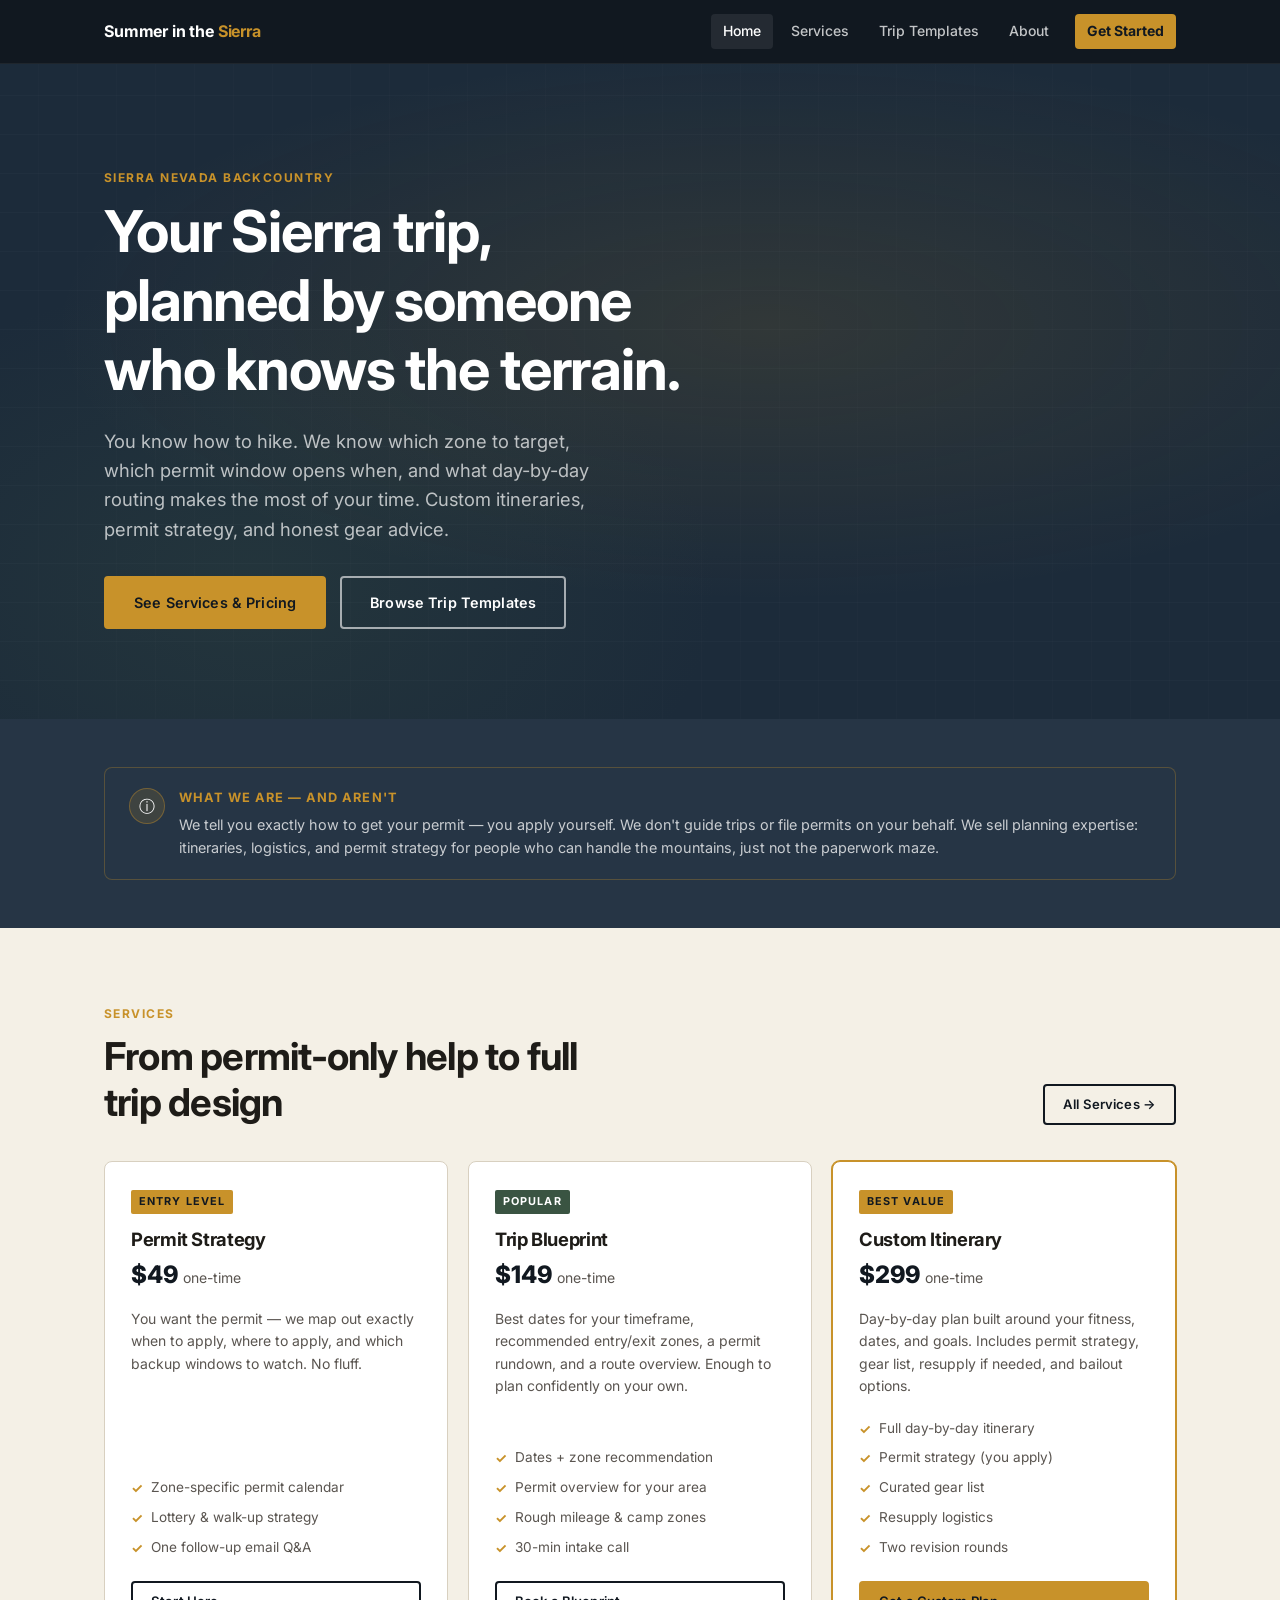
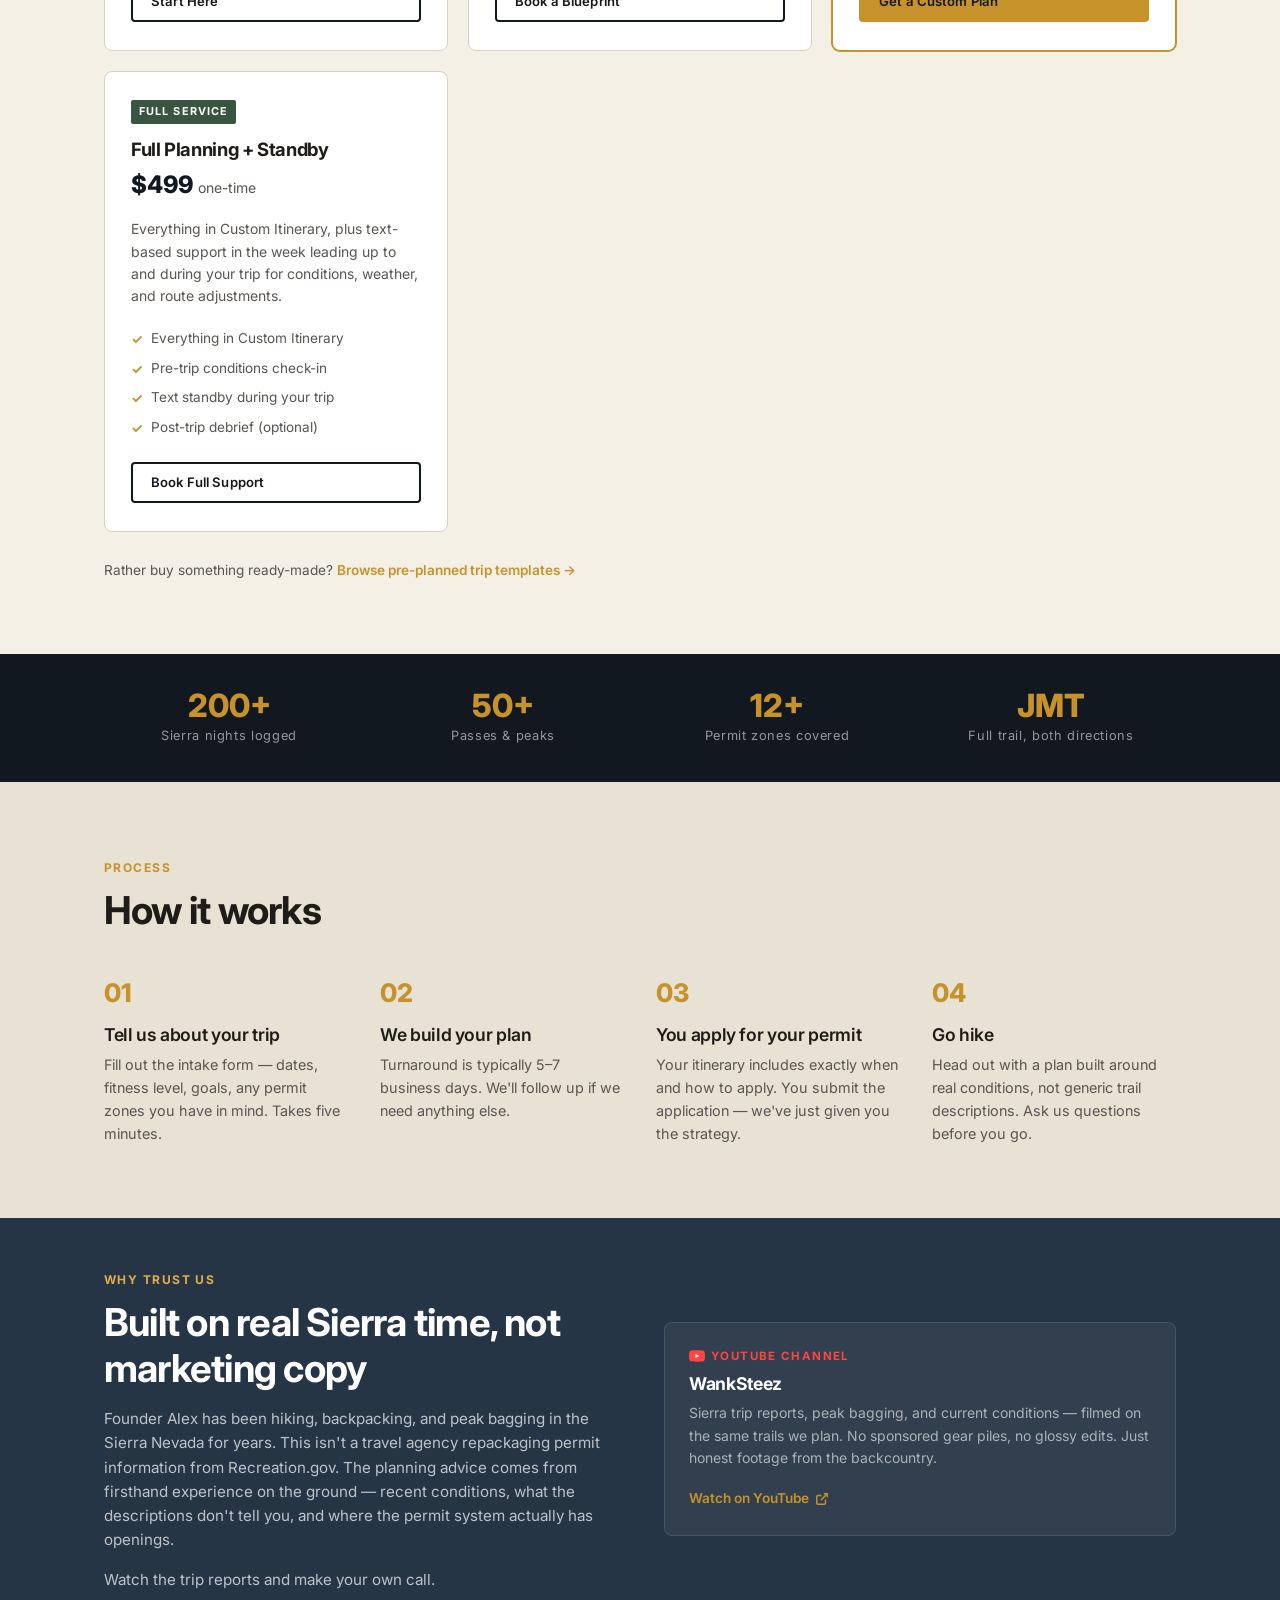
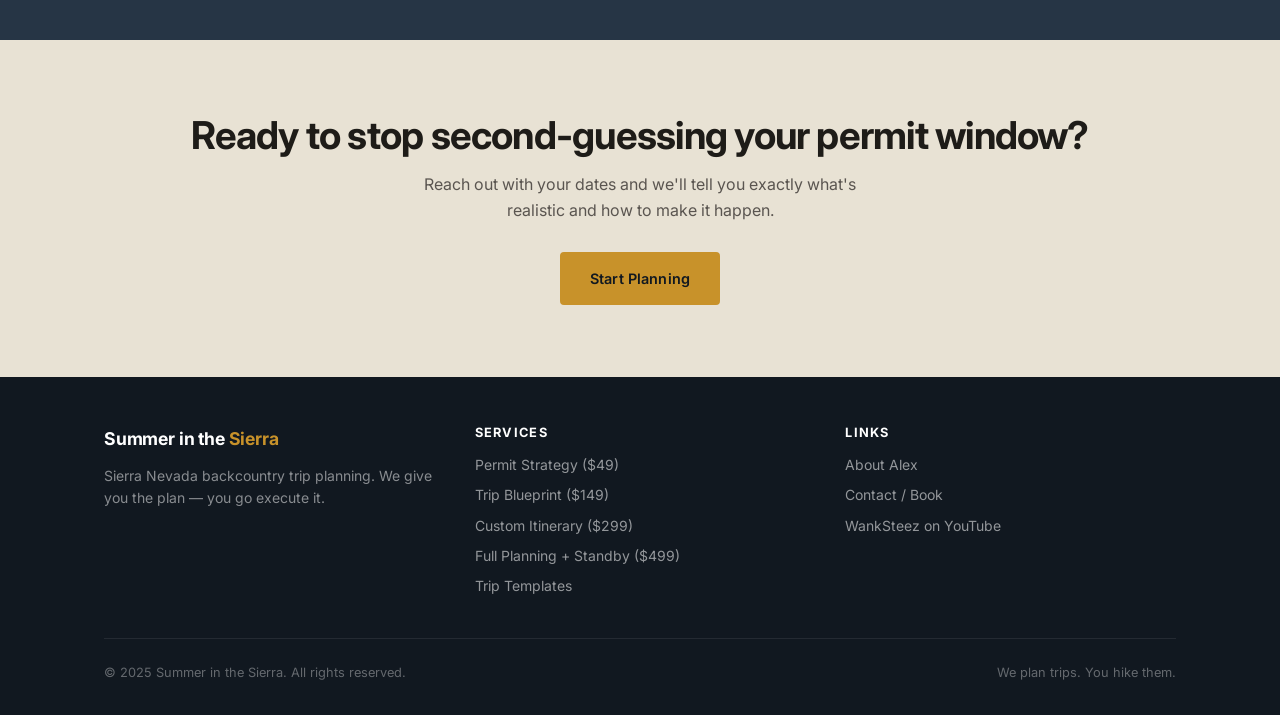
<file: index.html>
<!DOCTYPE html>
<html lang="en">
<head>
  <meta charset="UTF-8" />
  <meta name="viewport" content="width=device-width, initial-scale=1.0" />
  <title>Summer in the Sierra — Backcountry Trip Planning</title>
  <meta name="description" content="Expert Sierra Nevada backcountry trip planning. Custom itineraries, permit strategy, and gear guidance — from someone who actually hikes these trails." />
  <link rel="stylesheet" href="css/style.css" />
</head>
<body>

<!-- ===== NAV ===== -->
<nav class="site-nav">
  <div class="container nav-inner">
    <a href="index.html" class="nav-logo">Summer in the <span>Sierra</span></a>
    <div class="nav-links">
      <a href="index.html">Home</a>
      <a href="services.html">Services</a>
      <a href="templates.html">Trip Templates</a>
      <a href="about.html">About</a>
      <a href="contact.html" class="nav-cta">Get Started</a>
    </div>
    <button class="nav-hamburger" aria-label="Open menu">
      <span></span><span></span><span></span>
    </button>
  </div>
</nav>
<div class="nav-mobile">
  <a href="index.html">Home</a>
  <a href="services.html">Services</a>
  <a href="templates.html">Trip Templates</a>
  <a href="about.html">About</a>
  <a href="contact.html">Get Started</a>
</div>

<!-- ===== HERO ===== -->
<section class="hero" style="padding: 100px 0 90px;">
  <div class="container hero-content">
    <div style="max-width: 680px;">
      <span class="section-label">Sierra Nevada Backcountry</span>
      <h1 style="margin-bottom: 22px;">
        Your Sierra trip, <br>planned by someone <br>who knows the terrain.
      </h1>
      <p style="font-size: 1.15rem; color: rgba(255,255,255,0.7); margin-bottom: 32px; max-width: 520px;">
        You know how to hike. We know which zone to target, which permit window opens when, and what day-by-day routing makes the most of your time. Custom itineraries, permit strategy, and honest gear advice.
      </p>
      <div style="display: flex; gap: 14px; flex-wrap: wrap;">
        <a href="services.html" class="btn btn-primary">See Services &amp; Pricing</a>
        <a href="templates.html" class="btn btn-outline">Browse Trip Templates</a>
      </div>
    </div>
  </div>
</section>

<!-- ===== CLARITY BAR ===== -->
<section class="section-sm" style="background: var(--dark-3); color: var(--white);">
  <div class="container">
    <div class="not-guide-notice">
      <div class="icon">&#9432;</div>
      <div class="body">
        <strong>What we are — and aren't</strong>
        <p>We tell you exactly how to get your permit — you apply yourself. We don't guide trips or file permits on your behalf. We sell planning expertise: itineraries, logistics, and permit strategy for people who can handle the mountains, just not the paperwork maze.</p>
      </div>
    </div>
  </div>
</section>

<!-- ===== SERVICES OVERVIEW ===== -->
<section class="section">
  <div class="container">
    <span class="section-label">Services</span>
    <div style="display: flex; justify-content: space-between; align-items: flex-end; margin-bottom: 36px; flex-wrap: wrap; gap: 16px;">
      <h2 style="max-width: 480px;">From permit-only help to full trip design</h2>
      <a href="services.html" class="btn btn-outline-dark btn-sm">All Services →</a>
    </div>

    <div class="services-grid">
      <!-- Permit Strategy -->
      <div class="service-card">
        <span class="badge">Entry Level</span>
        <h3>Permit Strategy</h3>
        <div class="price">$49 <span>one-time</span></div>
        <p class="desc">You want the permit — we map out exactly when to apply, where to apply, and which backup windows to watch. No fluff.</p>
        <ul class="includes">
          <li>Zone-specific permit calendar</li>
          <li>Lottery &amp; walk-up strategy</li>
          <li>One follow-up email Q&amp;A</li>
        </ul>
        <a href="contact.html" class="btn btn-outline-dark btn-sm">Start Here</a>
      </div>

      <!-- Trip Blueprint -->
      <div class="service-card">
        <span class="badge badge-forest">Popular</span>
        <h3>Trip Blueprint</h3>
        <div class="price">$149 <span>one-time</span></div>
        <p class="desc">Best dates for your timeframe, recommended entry/exit zones, a permit rundown, and a route overview. Enough to plan confidently on your own.</p>
        <ul class="includes">
          <li>Dates + zone recommendation</li>
          <li>Permit overview for your area</li>
          <li>Rough mileage &amp; camp zones</li>
          <li>30-min intake call</li>
        </ul>
        <a href="contact.html" class="btn btn-outline-dark btn-sm">Book a Blueprint</a>
      </div>

      <!-- Custom Itinerary -->
      <div class="service-card featured">
        <span class="badge">Best Value</span>
        <h3>Custom Itinerary</h3>
        <div class="price">$299 <span>one-time</span></div>
        <p class="desc">Day-by-day plan built around your fitness, dates, and goals. Includes permit strategy, gear list, resupply if needed, and bailout options.</p>
        <ul class="includes">
          <li>Full day-by-day itinerary</li>
          <li>Permit strategy (you apply)</li>
          <li>Curated gear list</li>
          <li>Resupply logistics</li>
          <li>Two revision rounds</li>
        </ul>
        <a href="contact.html" class="btn btn-primary btn-sm">Get a Custom Plan</a>
      </div>

      <!-- Full Planning -->
      <div class="service-card">
        <span class="badge badge-forest">Full Service</span>
        <h3>Full Planning + Standby</h3>
        <div class="price">$499 <span>one-time</span></div>
        <p class="desc">Everything in Custom Itinerary, plus text-based support in the week leading up to and during your trip for conditions, weather, and route adjustments.</p>
        <ul class="includes">
          <li>Everything in Custom Itinerary</li>
          <li>Pre-trip conditions check-in</li>
          <li>Text standby during your trip</li>
          <li>Post-trip debrief (optional)</li>
        </ul>
        <a href="contact.html" class="btn btn-outline-dark btn-sm">Book Full Support</a>
      </div>
    </div>

    <p style="margin-top: 28px; font-size: 0.85rem; color: var(--text-muted);">
      Rather buy something ready-made? <a href="templates.html" style="color: var(--amber); font-weight: 600;">Browse pre-planned trip templates →</a>
    </p>
  </div>
</section>

<!-- ===== STATS ===== -->
<div class="stats-bar">
  <div class="container">
    <div class="stats-inner">
      <div class="stat-item">
        <div class="num">200+</div>
        <div class="label">Sierra nights logged</div>
      </div>
      <div class="stat-item">
        <div class="num">50+</div>
        <div class="label">Passes &amp; peaks</div>
      </div>
      <div class="stat-item">
        <div class="num">12+</div>
        <div class="label">Permit zones covered</div>
      </div>
      <div class="stat-item">
        <div class="num">JMT</div>
        <div class="label">Full trail, both directions</div>
      </div>
    </div>
  </div>
</div>

<!-- ===== HOW IT WORKS ===== -->
<section class="section section-tinted">
  <div class="container">
    <span class="section-label">Process</span>
    <h2 style="margin-bottom: 40px; max-width: 400px;">How it works</h2>
    <div style="display: grid; grid-template-columns: repeat(auto-fit, minmax(220px, 1fr)); gap: 32px;">
      <div>
        <div style="font-size: 1.6rem; font-weight: 800; color: var(--amber); margin-bottom: 10px;">01</div>
        <h4 style="margin-bottom: 8px;">Tell us about your trip</h4>
        <p style="font-size: 0.9rem; color: var(--text-muted);">Fill out the intake form — dates, fitness level, goals, any permit zones you have in mind. Takes five minutes.</p>
      </div>
      <div>
        <div style="font-size: 1.6rem; font-weight: 800; color: var(--amber); margin-bottom: 10px;">02</div>
        <h4 style="margin-bottom: 8px;">We build your plan</h4>
        <p style="font-size: 0.9rem; color: var(--text-muted);">Turnaround is typically 5–7 business days. We'll follow up if we need anything else.</p>
      </div>
      <div>
        <div style="font-size: 1.6rem; font-weight: 800; color: var(--amber); margin-bottom: 10px;">03</div>
        <h4 style="margin-bottom: 8px;">You apply for your permit</h4>
        <p style="font-size: 0.9rem; color: var(--text-muted);">Your itinerary includes exactly when and how to apply. You submit the application — we've just given you the strategy.</p>
      </div>
      <div>
        <div style="font-size: 1.6rem; font-weight: 800; color: var(--amber); margin-bottom: 10px;">04</div>
        <h4 style="margin-bottom: 8px;">Go hike</h4>
        <p style="font-size: 0.9rem; color: var(--text-muted);">Head out with a plan built around real conditions, not generic trail descriptions. Ask us questions before you go.</p>
      </div>
    </div>
  </div>
</section>

<!-- ===== CREDIBILITY ===== -->
<div class="cred-strip">
  <div class="container cred-inner">
    <div class="cred-text">
      <span class="section-label">Why trust us</span>
      <h2 style="margin-bottom: 16px;">Built on real Sierra time, not marketing copy</h2>
      <p>Founder Alex has been hiking, backpacking, and peak bagging in the Sierra Nevada for years. This isn't a travel agency repackaging permit information from Recreation.gov. The planning advice comes from firsthand experience on the ground — recent conditions, what the descriptions don't tell you, and where the permit system actually has openings.</p>
      <p>Watch the trip reports and make your own call.</p>
    </div>
    <div>
      <div class="yt-card">
        <div class="yt-label">
          <svg width="16" height="16" viewBox="0 0 24 24" fill="#ff4444"><path d="M23.5 6.2a3 3 0 0 0-2.1-2.1C19.5 3.5 12 3.5 12 3.5s-7.5 0-9.4.6A3 3 0 0 0 .5 6.2C0 8.1 0 12 0 12s0 3.9.6 5.8a3 3 0 0 0 2.1 2.1c1.9.6 9.3.6 9.3.6s7.5 0 9.4-.6a3 3 0 0 0 2.1-2.1C24 15.9 24 12 24 12s0-3.9-.5-5.8z"/><polygon fill="white" points="9.75,15.02 15.5,12 9.75,8.98"/></svg>
          YouTube Channel
        </div>
        <h3>WankSteez</h3>
        <p>Sierra trip reports, peak bagging, and current conditions — filmed on the same trails we plan. No sponsored gear piles, no glossy edits. Just honest footage from the backcountry.</p>
        <a href="https://www.youtube.com/@WankSteez" target="_blank" rel="noopener" class="yt-link">
          Watch on YouTube
          <svg width="14" height="14" viewBox="0 0 24 24" fill="none" stroke="currentColor" stroke-width="2.5"><path d="M18 13v6a2 2 0 0 1-2 2H5a2 2 0 0 1-2-2V8a2 2 0 0 1 2-2h6"/><polyline points="15,3 21,3 21,9"/><line x1="10" y1="14" x2="21" y2="3"/></svg>
        </a>
      </div>
    </div>
  </div>
</div>

<!-- ===== CTA BANNER ===== -->
<section class="section" style="background: var(--cream-dark);">
  <div class="container text-center">
    <h2 style="margin-bottom: 14px;">Ready to stop second-guessing your permit window?</h2>
    <p style="color: var(--text-muted); max-width: 480px; margin: 0 auto 28px;">Reach out with your dates and we'll tell you exactly what's realistic and how to make it happen.</p>
    <a href="contact.html" class="btn btn-primary">Start Planning</a>
  </div>
</section>

<!-- ===== FOOTER ===== -->
<footer class="site-footer">
  <div class="container">
    <div class="footer-inner">
      <div class="footer-brand">
        <div class="nav-logo">Summer in the <span>Sierra</span></div>
        <p>Sierra Nevada backcountry trip planning. We give you the plan — you go execute it.</p>
      </div>
      <div class="footer-col">
        <h4>Services</h4>
        <ul>
          <li><a href="services.html">Permit Strategy ($49)</a></li>
          <li><a href="services.html">Trip Blueprint ($149)</a></li>
          <li><a href="services.html">Custom Itinerary ($299)</a></li>
          <li><a href="services.html">Full Planning + Standby ($499)</a></li>
          <li><a href="templates.html">Trip Templates</a></li>
        </ul>
      </div>
      <div class="footer-col">
        <h4>Links</h4>
        <ul>
          <li><a href="about.html">About Alex</a></li>
          <li><a href="contact.html">Contact / Book</a></li>
          <li><a href="https://www.youtube.com/@WankSteez" target="_blank" rel="noopener">WankSteez on YouTube</a></li>
        </ul>
      </div>
    </div>
    <div class="footer-bottom">
      <span>&copy; 2025 Summer in the Sierra. All rights reserved.</span>
      <span>We plan trips. You hike them.</span>
    </div>
  </div>
</footer>

<script src="js/main.js"></script>
</body>
</html>
</file>
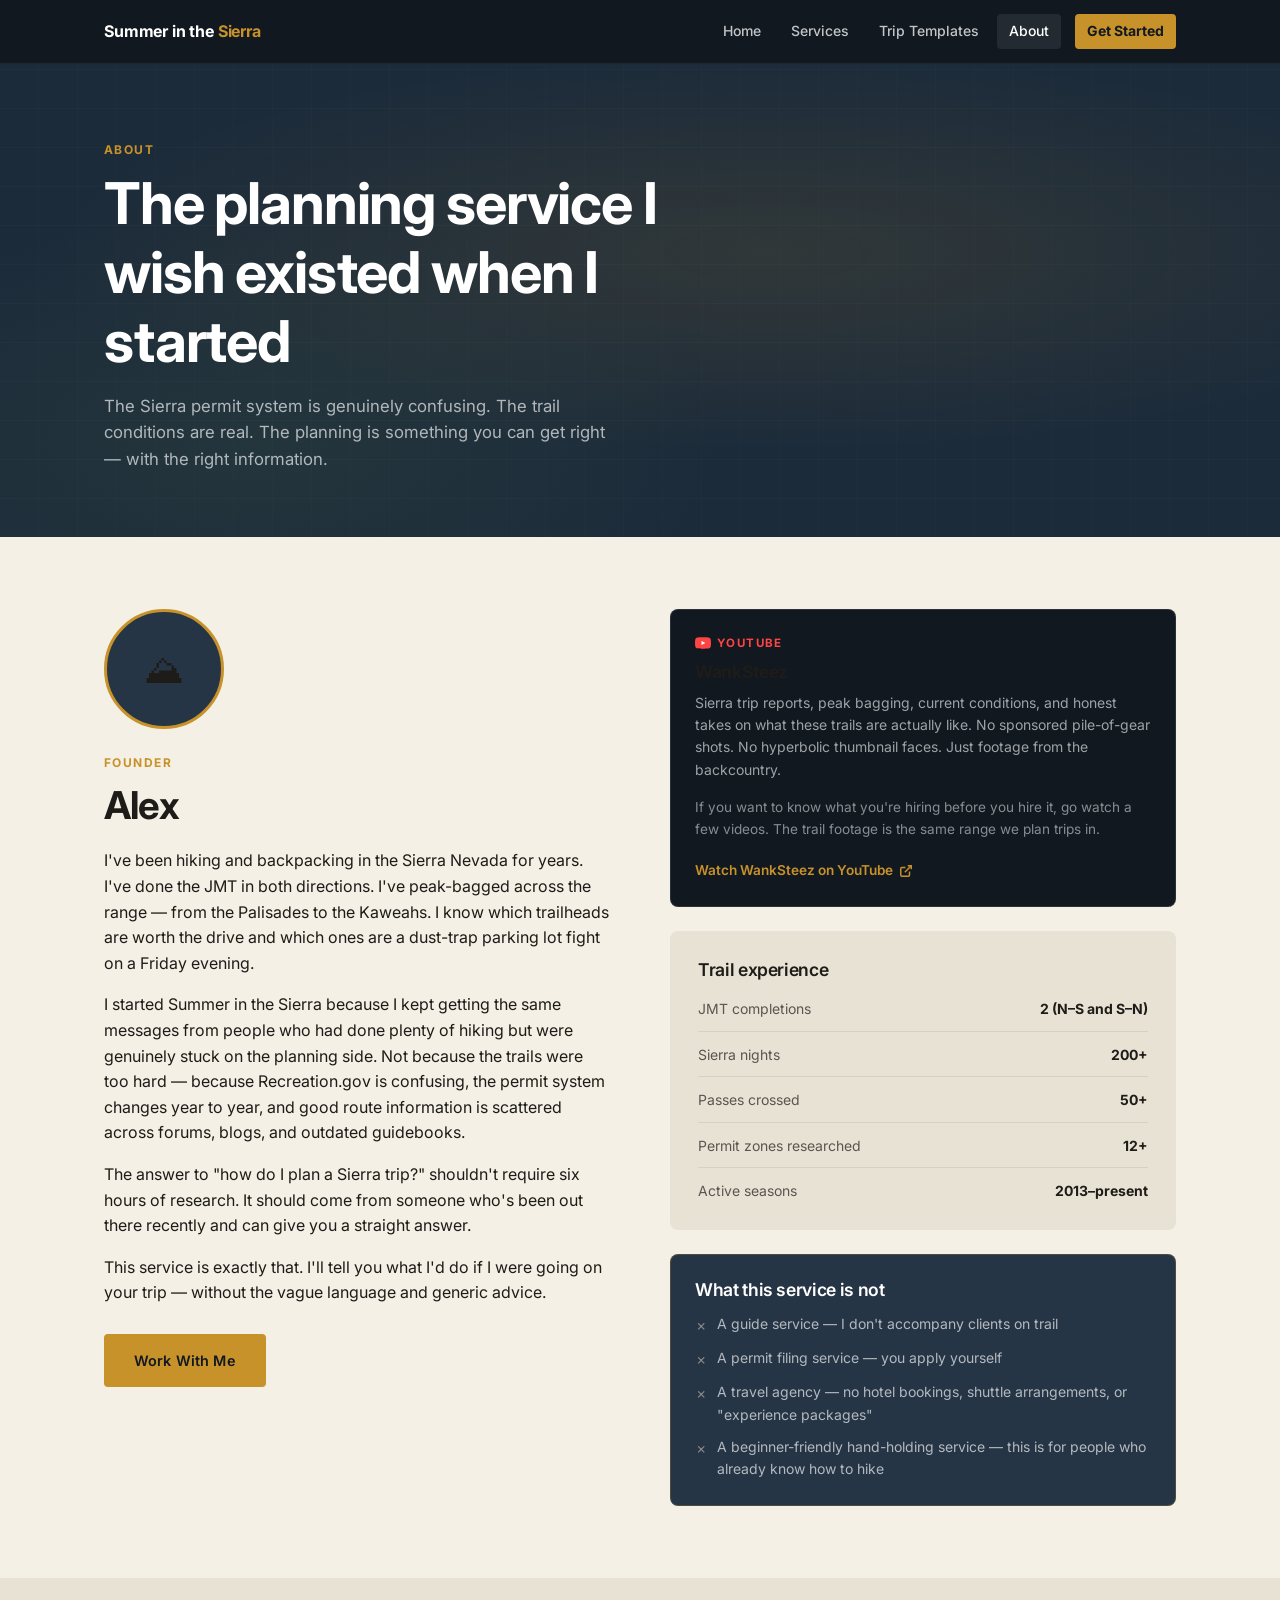
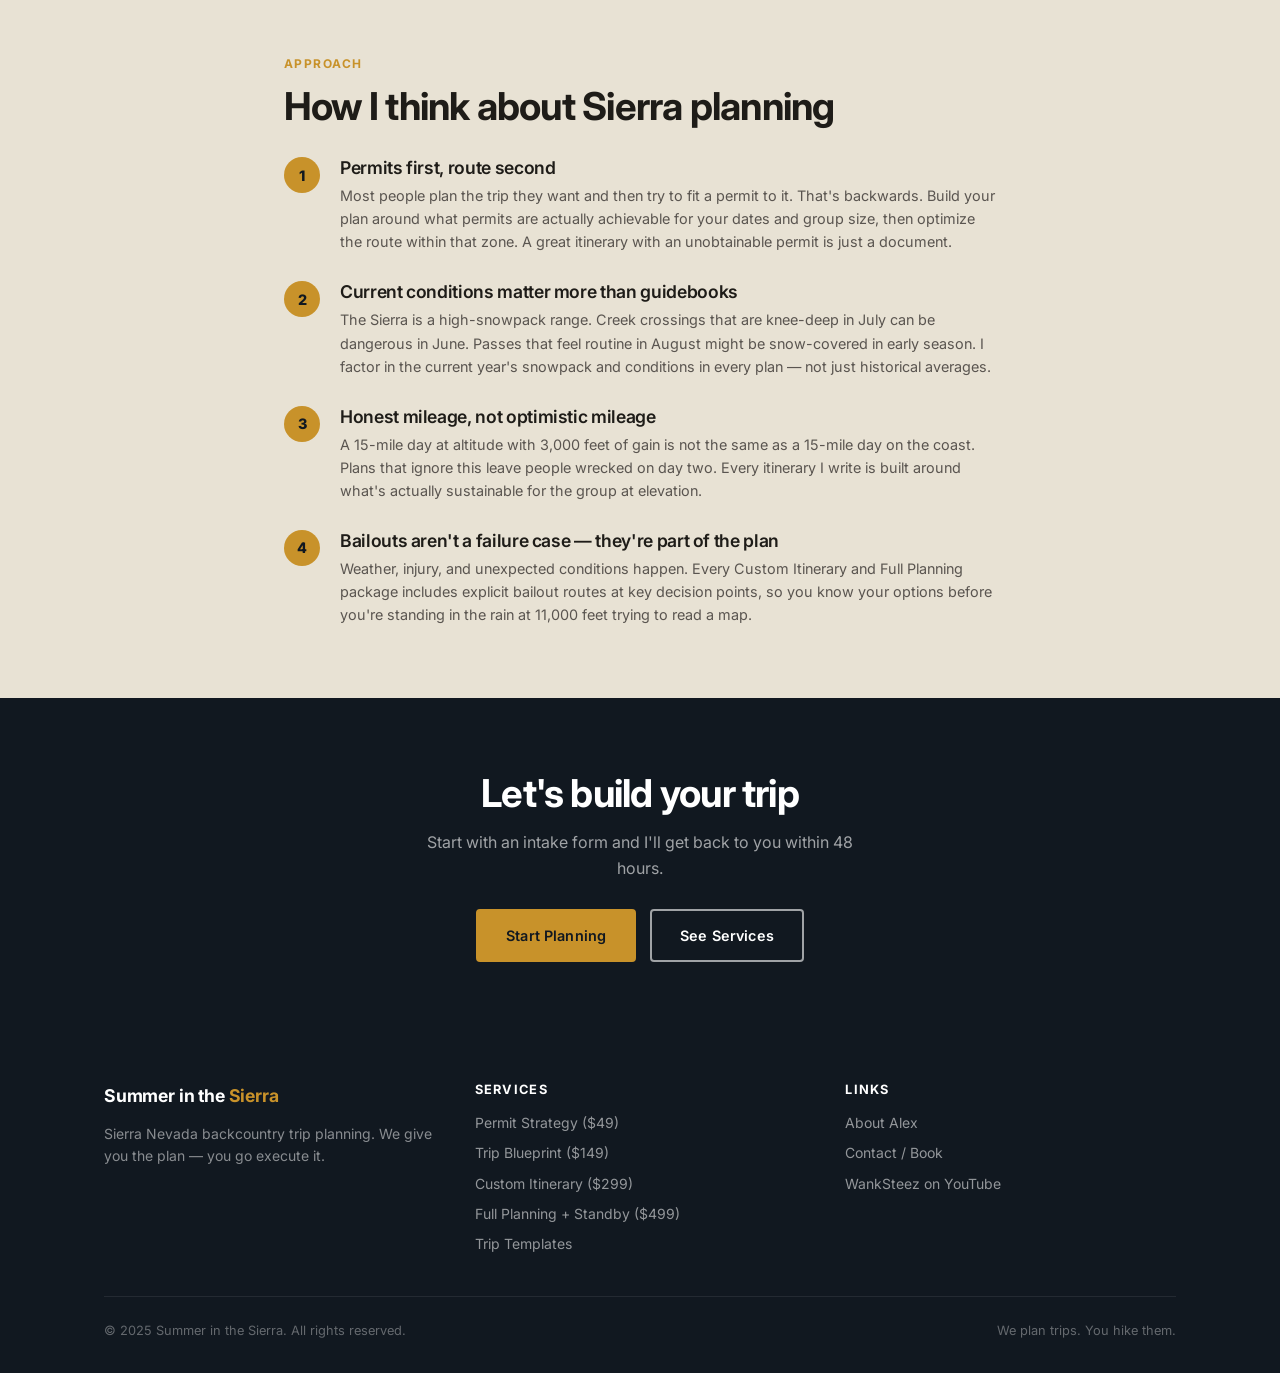
<file: about.html>
<!DOCTYPE html>
<html lang="en">
<head>
  <meta charset="UTF-8" />
  <meta name="viewport" content="width=device-width, initial-scale=1.0" />
  <title>About — Summer in the Sierra</title>
  <meta name="description" content="About Alex, founder of Summer in the Sierra. Sierra Nevada trip planner, peak bagger, and creator of the WankSteez YouTube channel." />
  <link rel="stylesheet" href="css/style.css" />
</head>
<body>

<!-- ===== NAV ===== -->
<nav class="site-nav">
  <div class="container nav-inner">
    <a href="index.html" class="nav-logo">Summer in the <span>Sierra</span></a>
    <div class="nav-links">
      <a href="index.html">Home</a>
      <a href="services.html">Services</a>
      <a href="templates.html">Trip Templates</a>
      <a href="about.html">About</a>
      <a href="contact.html" class="nav-cta">Get Started</a>
    </div>
    <button class="nav-hamburger" aria-label="Open menu">
      <span></span><span></span><span></span>
    </button>
  </div>
</nav>
<div class="nav-mobile">
  <a href="index.html">Home</a>
  <a href="services.html">Services</a>
  <a href="templates.html">Trip Templates</a>
  <a href="about.html">About</a>
  <a href="contact.html">Get Started</a>
</div>

<!-- ===== HERO ===== -->
<section class="hero" style="padding: 72px 0 64px;">
  <div class="container hero-content">
    <span class="section-label">About</span>
    <h1 style="margin-bottom: 16px; max-width: 620px;">The planning service I wish existed when I started</h1>
    <p style="font-size: 1.05rem; color: rgba(255,255,255,0.65); max-width: 520px;">
      The Sierra permit system is genuinely confusing. The trail conditions are real. The planning is something you can get right — with the right information.
    </p>
  </div>
</section>

<!-- ===== ABOUT MAIN ===== -->
<section class="section">
  <div class="container">
    <div class="about-split">

      <!-- Bio -->
      <div>
        <div class="about-avatar">&#9968;</div>
        <span class="section-label">Founder</span>
        <h2 style="margin-bottom: 20px;">Alex</h2>

        <p>I've been hiking and backpacking in the Sierra Nevada for years. I've done the JMT in both directions. I've peak-bagged across the range — from the Palisades to the Kaweahs. I know which trailheads are worth the drive and which ones are a dust-trap parking lot fight on a Friday evening.</p>

        <p>I started Summer in the Sierra because I kept getting the same messages from people who had done plenty of hiking but were genuinely stuck on the planning side. Not because the trails were too hard — because Recreation.gov is confusing, the permit system changes year to year, and good route information is scattered across forums, blogs, and outdated guidebooks.</p>

        <p>The answer to "how do I plan a Sierra trip?" shouldn't require six hours of research. It should come from someone who's been out there recently and can give you a straight answer.</p>

        <p>This service is exactly that. I'll tell you what I'd do if I were going on your trip — without the vague language and generic advice.</p>

        <div style="margin-top: 28px;">
          <a href="contact.html" class="btn btn-primary">Work With Me</a>
        </div>
      </div>

      <!-- Sidebar -->
      <div style="display: flex; flex-direction: column; gap: 24px;">

        <!-- WankSteez card -->
        <div class="yt-card" style="background: var(--dark); border-color: rgba(255,255,255,0.1);">
          <div class="yt-label">
            <svg width="16" height="16" viewBox="0 0 24 24" fill="#ff4444"><path d="M23.5 6.2a3 3 0 0 0-2.1-2.1C19.5 3.5 12 3.5 12 3.5s-7.5 0-9.4.6A3 3 0 0 0 .5 6.2C0 8.1 0 12 0 12s0 3.9.6 5.8a3 3 0 0 0 2.1 2.1c1.9.6 9.3.6 9.3.6s7.5 0 9.4-.6a3 3 0 0 0 2.1-2.1C24 15.9 24 12 24 12s0-3.9-.5-5.8z"/><polygon fill="white" points="9.75,15.02 15.5,12 9.75,8.98"/></svg>
            YouTube
          </div>
          <h3 style="margin-bottom: 10px;">WankSteez</h3>
          <p style="margin-bottom: 16px;">Sierra trip reports, peak bagging, current conditions, and honest takes on what these trails are actually like. No sponsored pile-of-gear shots. No hyperbolic thumbnail faces. Just footage from the backcountry.</p>
          <p style="font-size: 0.85rem; color: rgba(255,255,255,0.5); margin-bottom: 16px;">
            If you want to know what you're hiring before you hire it, go watch a few videos. The trail footage is the same range we plan trips in.
          </p>
          <a href="https://www.youtube.com/@WankSteez" target="_blank" rel="noopener" class="yt-link">
            Watch WankSteez on YouTube
            <svg width="14" height="14" viewBox="0 0 24 24" fill="none" stroke="currentColor" stroke-width="2.5"><path d="M18 13v6a2 2 0 0 1-2 2H5a2 2 0 0 1-2-2V8a2 2 0 0 1 2-2h6"/><polyline points="15,3 21,3 21,9"/><line x1="10" y1="14" x2="21" y2="3"/></svg>
          </a>
        </div>

        <!-- Trail stats -->
        <div style="background: var(--cream-dark); border-radius: var(--radius-md); padding: 28px;">
          <h4 style="margin-bottom: 18px;">Trail experience</h4>
          <ul style="display: flex; flex-direction: column; gap: 12px;">
            <li style="display: flex; justify-content: space-between; font-size: 0.875rem; padding-bottom: 10px; border-bottom: 1px solid var(--border);">
              <span style="color: var(--text-muted);">JMT completions</span>
              <strong>2 (N–S and S–N)</strong>
            </li>
            <li style="display: flex; justify-content: space-between; font-size: 0.875rem; padding-bottom: 10px; border-bottom: 1px solid var(--border);">
              <span style="color: var(--text-muted);">Sierra nights</span>
              <strong>200+</strong>
            </li>
            <li style="display: flex; justify-content: space-between; font-size: 0.875rem; padding-bottom: 10px; border-bottom: 1px solid var(--border);">
              <span style="color: var(--text-muted);">Passes crossed</span>
              <strong>50+</strong>
            </li>
            <li style="display: flex; justify-content: space-between; font-size: 0.875rem; padding-bottom: 10px; border-bottom: 1px solid var(--border);">
              <span style="color: var(--text-muted);">Permit zones researched</span>
              <strong>12+</strong>
            </li>
            <li style="display: flex; justify-content: space-between; font-size: 0.875rem;">
              <span style="color: var(--text-muted);">Active seasons</span>
              <strong>2013–present</strong>
            </li>
          </ul>
        </div>

        <!-- What I'm not card -->
        <div style="background: var(--dark-3); border-radius: var(--radius-md); padding: 24px; border: 1px solid rgba(200,146,42,0.25);">
          <h4 style="color: var(--white); margin-bottom: 12px;">What this service is not</h4>
          <ul style="display: flex; flex-direction: column; gap: 10px;">
            <li style="display: flex; align-items: flex-start; gap: 10px; font-size: 0.875rem; color: rgba(255,255,255,0.65);">
              <span style="color: #888; flex-shrink: 0; margin-top: 2px;">✗</span>
              A guide service — I don't accompany clients on trail
            </li>
            <li style="display: flex; align-items: flex-start; gap: 10px; font-size: 0.875rem; color: rgba(255,255,255,0.65);">
              <span style="color: #888; flex-shrink: 0; margin-top: 2px;">✗</span>
              A permit filing service — you apply yourself
            </li>
            <li style="display: flex; align-items: flex-start; gap: 10px; font-size: 0.875rem; color: rgba(255,255,255,0.65);">
              <span style="color: #888; flex-shrink: 0; margin-top: 2px;">✗</span>
              A travel agency — no hotel bookings, shuttle arrangements, or "experience packages"
            </li>
            <li style="display: flex; align-items: flex-start; gap: 10px; font-size: 0.875rem; color: rgba(255,255,255,0.65);">
              <span style="color: #888; flex-shrink: 0; margin-top: 2px;">✗</span>
              A beginner-friendly hand-holding service — this is for people who already know how to hike
            </li>
          </ul>
        </div>

      </div>
    </div>
  </div>
</section>

<!-- ===== PHILOSOPHY ===== -->
<section class="section section-tinted">
  <div class="container" style="max-width: 760px;">
    <span class="section-label">Approach</span>
    <h2 style="margin-bottom: 28px;">How I think about Sierra planning</h2>

    <div style="display: flex; flex-direction: column; gap: 28px;">
      <div style="display: flex; align-items: flex-start; gap: 20px;">
        <div style="width: 36px; height: 36px; border-radius: 50%; background: var(--amber); color: var(--dark); display: flex; align-items: center; justify-content: center; font-weight: 800; font-size: 0.9rem; flex-shrink: 0;">1</div>
        <div>
          <h4 style="margin-bottom: 6px;">Permits first, route second</h4>
          <p style="font-size: 0.9rem; color: var(--text-muted);">Most people plan the trip they want and then try to fit a permit to it. That's backwards. Build your plan around what permits are actually achievable for your dates and group size, then optimize the route within that zone. A great itinerary with an unobtainable permit is just a document.</p>
        </div>
      </div>

      <div style="display: flex; align-items: flex-start; gap: 20px;">
        <div style="width: 36px; height: 36px; border-radius: 50%; background: var(--amber); color: var(--dark); display: flex; align-items: center; justify-content: center; font-weight: 800; font-size: 0.9rem; flex-shrink: 0;">2</div>
        <div>
          <h4 style="margin-bottom: 6px;">Current conditions matter more than guidebooks</h4>
          <p style="font-size: 0.9rem; color: var(--text-muted);">The Sierra is a high-snowpack range. Creek crossings that are knee-deep in July can be dangerous in June. Passes that feel routine in August might be snow-covered in early season. I factor in the current year's snowpack and conditions in every plan — not just historical averages.</p>
        </div>
      </div>

      <div style="display: flex; align-items: flex-start; gap: 20px;">
        <div style="width: 36px; height: 36px; border-radius: 50%; background: var(--amber); color: var(--dark); display: flex; align-items: center; justify-content: center; font-weight: 800; font-size: 0.9rem; flex-shrink: 0;">3</div>
        <div>
          <h4 style="margin-bottom: 6px;">Honest mileage, not optimistic mileage</h4>
          <p style="font-size: 0.9rem; color: var(--text-muted);">A 15-mile day at altitude with 3,000 feet of gain is not the same as a 15-mile day on the coast. Plans that ignore this leave people wrecked on day two. Every itinerary I write is built around what's actually sustainable for the group at elevation.</p>
        </div>
      </div>

      <div style="display: flex; align-items: flex-start; gap: 20px;">
        <div style="width: 36px; height: 36px; border-radius: 50%; background: var(--amber); color: var(--dark); display: flex; align-items: center; justify-content: center; font-weight: 800; font-size: 0.9rem; flex-shrink: 0;">4</div>
        <div>
          <h4 style="margin-bottom: 6px;">Bailouts aren't a failure case — they're part of the plan</h4>
          <p style="font-size: 0.9rem; color: var(--text-muted);">Weather, injury, and unexpected conditions happen. Every Custom Itinerary and Full Planning package includes explicit bailout routes at key decision points, so you know your options before you're standing in the rain at 11,000 feet trying to read a map.</p>
        </div>
      </div>
    </div>
  </div>
</section>

<!-- ===== CTA ===== -->
<section class="section" style="background: var(--dark); color: var(--white);">
  <div class="container text-center">
    <h2 style="margin-bottom: 14px;">Let's build your trip</h2>
    <p style="color: rgba(255,255,255,0.6); max-width: 440px; margin: 0 auto 28px;">Start with an intake form and I'll get back to you within 48 hours.</p>
    <div style="display: flex; gap: 14px; justify-content: center; flex-wrap: wrap;">
      <a href="contact.html" class="btn btn-primary">Start Planning</a>
      <a href="services.html" class="btn btn-outline">See Services</a>
    </div>
  </div>
</section>

<!-- ===== FOOTER ===== -->
<footer class="site-footer">
  <div class="container">
    <div class="footer-inner">
      <div class="footer-brand">
        <div class="nav-logo">Summer in the <span>Sierra</span></div>
        <p>Sierra Nevada backcountry trip planning. We give you the plan — you go execute it.</p>
      </div>
      <div class="footer-col">
        <h4>Services</h4>
        <ul>
          <li><a href="services.html">Permit Strategy ($49)</a></li>
          <li><a href="services.html">Trip Blueprint ($149)</a></li>
          <li><a href="services.html">Custom Itinerary ($299)</a></li>
          <li><a href="services.html">Full Planning + Standby ($499)</a></li>
          <li><a href="templates.html">Trip Templates</a></li>
        </ul>
      </div>
      <div class="footer-col">
        <h4>Links</h4>
        <ul>
          <li><a href="about.html">About Alex</a></li>
          <li><a href="contact.html">Contact / Book</a></li>
          <li><a href="https://www.youtube.com/@WankSteez" target="_blank" rel="noopener">WankSteez on YouTube</a></li>
        </ul>
      </div>
    </div>
    <div class="footer-bottom">
      <span>&copy; 2025 Summer in the Sierra. All rights reserved.</span>
      <span>We plan trips. You hike them.</span>
    </div>
  </div>
</footer>

<script src="js/main.js"></script>
</body>
</html>
</file>
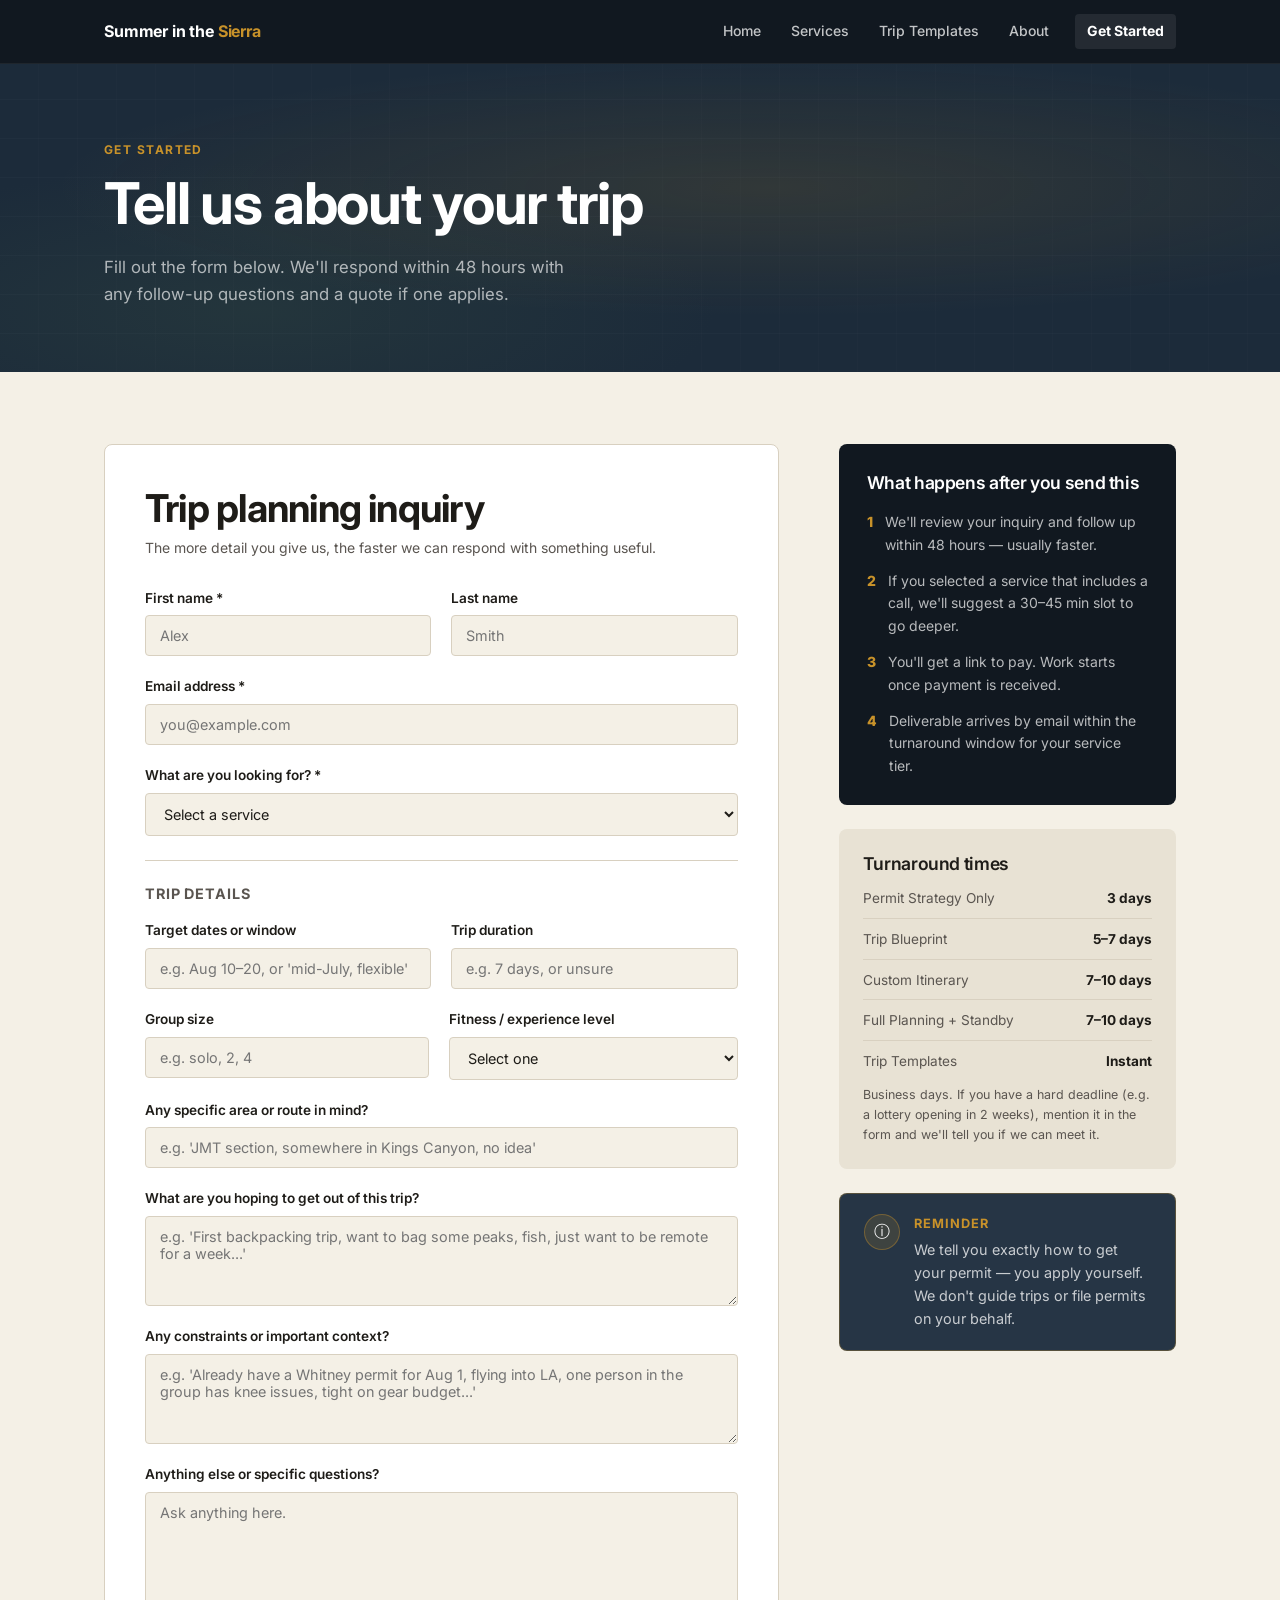
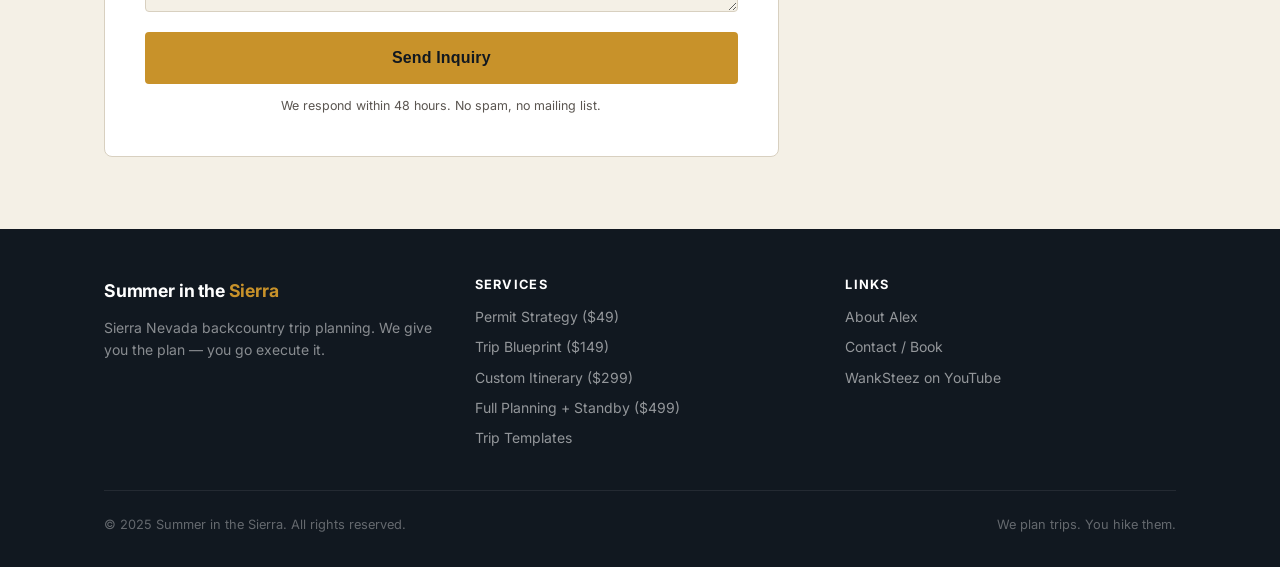
<file: contact.html>
<!DOCTYPE html>
<html lang="en">
<head>
  <meta charset="UTF-8" />
  <meta name="viewport" content="width=device-width, initial-scale=1.0" />
  <title>Contact — Summer in the Sierra</title>
  <meta name="description" content="Start planning your Sierra Nevada backcountry trip. Fill out the intake form and we'll get back to you within 48 hours." />
  <link rel="stylesheet" href="css/style.css" />
</head>
<body>

<!-- ===== NAV ===== -->
<nav class="site-nav">
  <div class="container nav-inner">
    <a href="index.html" class="nav-logo">Summer in the <span>Sierra</span></a>
    <div class="nav-links">
      <a href="index.html">Home</a>
      <a href="services.html">Services</a>
      <a href="templates.html">Trip Templates</a>
      <a href="about.html">About</a>
      <a href="contact.html" class="nav-cta">Get Started</a>
    </div>
    <button class="nav-hamburger" aria-label="Open menu">
      <span></span><span></span><span></span>
    </button>
  </div>
</nav>
<div class="nav-mobile">
  <a href="index.html">Home</a>
  <a href="services.html">Services</a>
  <a href="templates.html">Trip Templates</a>
  <a href="about.html">About</a>
  <a href="contact.html">Get Started</a>
</div>

<!-- ===== HERO ===== -->
<section class="hero" style="padding: 72px 0 64px;">
  <div class="container hero-content">
    <span class="section-label">Get Started</span>
    <h1 style="margin-bottom: 16px; max-width: 560px;">Tell us about your trip</h1>
    <p style="font-size: 1.05rem; color: rgba(255,255,255,0.65); max-width: 480px;">
      Fill out the form below. We'll respond within 48 hours with any follow-up questions and a quote if one applies.
    </p>
  </div>
</section>

<!-- ===== MAIN CONTENT ===== -->
<section class="section">
  <div class="container">
    <div style="display: grid; grid-template-columns: 2fr 1fr; gap: 60px; align-items: start;">

      <!-- Form -->
      <div>
        <div class="contact-form" id="form-wrapper">
          <h2 style="margin-bottom: 6px;">Trip planning inquiry</h2>
          <p style="font-size: 0.875rem; color: var(--text-muted); margin-bottom: 28px;">The more detail you give us, the faster we can respond with something useful.</p>

          <!-- Formspree: replace YOUR_FORM_ID with your ID from formspree.io/forms -->
          <form id="contact-form" action="https://formspree.io/f/YOUR_FORM_ID" method="POST">
            <!-- Honeypot spam field (hidden from real users) -->
            <input type="text" name="_gotcha" style="display:none" tabindex="-1" autocomplete="off" />

            <div class="form-row">
              <div class="form-group">
                <label for="first-name">First name *</label>
                <input type="text" id="first-name" name="first_name" required placeholder="Alex" />
              </div>
              <div class="form-group">
                <label for="last-name">Last name</label>
                <input type="text" id="last-name" name="last_name" placeholder="Smith" />
              </div>
            </div>

            <div class="form-group">
              <label for="email">Email address *</label>
              <input type="email" id="email" name="email" required placeholder="you@example.com" />
            </div>

            <div class="form-group">
              <label for="service">What are you looking for? *</label>
              <select id="service" name="service" required>
                <option value="" disabled selected>Select a service</option>
                <option value="permit-strategy">Permit Strategy Only ($49)</option>
                <option value="trip-blueprint">Trip Blueprint ($149)</option>
                <option value="custom-itinerary">Custom Itinerary ($299)</option>
                <option value="full-planning">Full Planning + Standby Support ($499)</option>
                <option value="template">Purchase a Trip Template</option>
                <option value="not-sure">Not sure — just have a question</option>
              </select>
            </div>

            <hr class="divider" style="margin: 24px 0;" />
            <h4 style="margin-bottom: 18px; font-size: 0.9rem; color: var(--text-muted); text-transform: uppercase; letter-spacing: 0.06em; font-weight: 700;">Trip details</h4>

            <div class="form-row">
              <div class="form-group">
                <label for="dates">Target dates or window</label>
                <input type="text" id="dates" name="dates" placeholder="e.g. Aug 10–20, or 'mid-July, flexible'" />
              </div>
              <div class="form-group">
                <label for="duration">Trip duration</label>
                <input type="text" id="duration" name="duration" placeholder="e.g. 7 days, or unsure" />
              </div>
            </div>

            <div class="form-row">
              <div class="form-group">
                <label for="group-size">Group size</label>
                <input type="text" id="group-size" name="group_size" placeholder="e.g. solo, 2, 4" />
              </div>
              <div class="form-group">
                <label for="fitness">Fitness / experience level</label>
                <select id="fitness" name="fitness">
                  <option value="" disabled selected>Select one</option>
                  <option value="day-hiker">Experienced day hiker</option>
                  <option value="occasional-backpacker">Occasional backpacker (1–3 nights)</option>
                  <option value="regular-backpacker">Regular backpacker (week+ trips)</option>
                  <option value="jmt-experienced">JMT / long route experienced</option>
                </select>
              </div>
            </div>

            <div class="form-group">
              <label for="destination">Any specific area or route in mind?</label>
              <input type="text" id="destination" name="destination" placeholder="e.g. 'JMT section, somewhere in Kings Canyon, no idea'" />
            </div>

            <div class="form-group">
              <label for="goals">What are you hoping to get out of this trip?</label>
              <textarea id="goals" name="goals" placeholder="e.g. 'First backpacking trip, want to bag some peaks, fish, just want to be remote for a week...'" style="min-height: 90px;"></textarea>
            </div>

            <div class="form-group">
              <label for="constraints">Any constraints or important context?</label>
              <textarea id="constraints" name="constraints" placeholder="e.g. 'Already have a Whitney permit for Aug 1, flying into LA, one person in the group has knee issues, tight on gear budget...'" style="min-height: 90px;"></textarea>
            </div>

            <div class="form-group">
              <label for="questions">Anything else or specific questions?</label>
              <textarea id="questions" name="questions" placeholder="Ask anything here."></textarea>
            </div>

            <div style="margin-top: 8px;">
              <button type="submit" id="submit-btn" class="btn btn-primary" style="width: 100%; justify-content: center; font-size: 1rem; padding: 15px;">
                Send Inquiry
              </button>
              <div id="form-error" style="display:none; margin-top: 14px; padding: 12px 16px; background: #fef2f2; border: 1px solid #fca5a5; border-radius: var(--radius); font-size: 0.875rem; color: #991b1b;"></div>
              <p style="font-size: 0.78rem; color: var(--text-muted); text-align: center; margin-top: 12px; margin-bottom: 0;">
                We respond within 48 hours. No spam, no mailing list.
              </p>
            </div>
          </form>

          <!-- Success state (shown after submit) -->
          <div id="form-success" style="display:none; padding: 40px 0; text-align: center;">
            <div style="font-size: 2.5rem; margin-bottom: 16px;">&#9968;</div>
            <h3 style="margin-bottom: 10px;">Got it — we'll be in touch.</h3>
            <p style="color: var(--text-muted); font-size: 0.925rem; max-width: 380px; margin: 0 auto;">Expect a reply within 48 hours. If you have anything to add in the meantime, just send another message.</p>
          </div>
        </div>
      </div>

      <!-- Sidebar -->
      <div style="display: flex; flex-direction: column; gap: 24px;">

        <!-- What to expect -->
        <div style="background: var(--dark); color: var(--white); border-radius: var(--radius-md); padding: 28px;">
          <h4 style="margin-bottom: 18px;">What happens after you send this</h4>
          <ol style="display: flex; flex-direction: column; gap: 14px; padding-left: 0;">
            <li style="display: flex; align-items: flex-start; gap: 12px; font-size: 0.875rem;">
              <span style="color: var(--amber); font-weight: 800; flex-shrink: 0;">1</span>
              <span style="color: rgba(255,255,255,0.7);">We'll review your inquiry and follow up within 48 hours — usually faster.</span>
            </li>
            <li style="display: flex; align-items: flex-start; gap: 12px; font-size: 0.875rem;">
              <span style="color: var(--amber); font-weight: 800; flex-shrink: 0;">2</span>
              <span style="color: rgba(255,255,255,0.7);">If you selected a service that includes a call, we'll suggest a 30–45 min slot to go deeper.</span>
            </li>
            <li style="display: flex; align-items: flex-start; gap: 12px; font-size: 0.875rem;">
              <span style="color: var(--amber); font-weight: 800; flex-shrink: 0;">3</span>
              <span style="color: rgba(255,255,255,0.7);">You'll get a link to pay. Work starts once payment is received.</span>
            </li>
            <li style="display: flex; align-items: flex-start; gap: 12px; font-size: 0.875rem;">
              <span style="color: var(--amber); font-weight: 800; flex-shrink: 0;">4</span>
              <span style="color: rgba(255,255,255,0.7);">Deliverable arrives by email within the turnaround window for your service tier.</span>
            </li>
          </ol>
        </div>

        <!-- Turnaround times -->
        <div style="background: var(--cream-dark); border-radius: var(--radius-md); padding: 24px;">
          <h4 style="margin-bottom: 14px;">Turnaround times</h4>
          <ul style="display: flex; flex-direction: column; gap: 10px;">
            <li style="display: flex; justify-content: space-between; font-size: 0.85rem; padding-bottom: 8px; border-bottom: 1px solid var(--border);">
              <span style="color: var(--text-muted);">Permit Strategy Only</span>
              <strong>3 days</strong>
            </li>
            <li style="display: flex; justify-content: space-between; font-size: 0.85rem; padding-bottom: 8px; border-bottom: 1px solid var(--border);">
              <span style="color: var(--text-muted);">Trip Blueprint</span>
              <strong>5–7 days</strong>
            </li>
            <li style="display: flex; justify-content: space-between; font-size: 0.85rem; padding-bottom: 8px; border-bottom: 1px solid var(--border);">
              <span style="color: var(--text-muted);">Custom Itinerary</span>
              <strong>7–10 days</strong>
            </li>
            <li style="display: flex; justify-content: space-between; font-size: 0.85rem; padding-bottom: 8px; border-bottom: 1px solid var(--border);">
              <span style="color: var(--text-muted);">Full Planning + Standby</span>
              <strong>7–10 days</strong>
            </li>
            <li style="display: flex; justify-content: space-between; font-size: 0.85rem;">
              <span style="color: var(--text-muted);">Trip Templates</span>
              <strong>Instant</strong>
            </li>
          </ul>
          <p style="font-size: 0.78rem; color: var(--text-muted); margin-top: 12px; margin-bottom: 0;">Business days. If you have a hard deadline (e.g. a lottery opening in 2 weeks), mention it in the form and we'll tell you if we can meet it.</p>
        </div>

        <!-- Permit reminder -->
        <div class="not-guide-notice" style="flex-direction: column; gap: 10px;">
          <div style="display: flex; align-items: flex-start; gap: 14px;">
            <div class="icon">&#9432;</div>
            <div class="body">
              <strong>Reminder</strong>
              <p>We tell you exactly how to get your permit — you apply yourself. We don't guide trips or file permits on your behalf.</p>
            </div>
          </div>
        </div>

      </div>
    </div>
  </div>
</section>

<!-- ===== FOOTER ===== -->
<footer class="site-footer">
  <div class="container">
    <div class="footer-inner">
      <div class="footer-brand">
        <div class="nav-logo">Summer in the <span>Sierra</span></div>
        <p>Sierra Nevada backcountry trip planning. We give you the plan — you go execute it.</p>
      </div>
      <div class="footer-col">
        <h4>Services</h4>
        <ul>
          <li><a href="services.html">Permit Strategy ($49)</a></li>
          <li><a href="services.html">Trip Blueprint ($149)</a></li>
          <li><a href="services.html">Custom Itinerary ($299)</a></li>
          <li><a href="services.html">Full Planning + Standby ($499)</a></li>
          <li><a href="templates.html">Trip Templates</a></li>
        </ul>
      </div>
      <div class="footer-col">
        <h4>Links</h4>
        <ul>
          <li><a href="about.html">About Alex</a></li>
          <li><a href="contact.html">Contact / Book</a></li>
          <li><a href="https://www.youtube.com/@WankSteez" target="_blank" rel="noopener">WankSteez on YouTube</a></li>
        </ul>
      </div>
    </div>
    <div class="footer-bottom">
      <span>&copy; 2025 Summer in the Sierra. All rights reserved.</span>
      <span>We plan trips. You hike them.</span>
    </div>
  </div>
</footer>

<script src="js/main.js"></script>
</body>
</html>
</file>
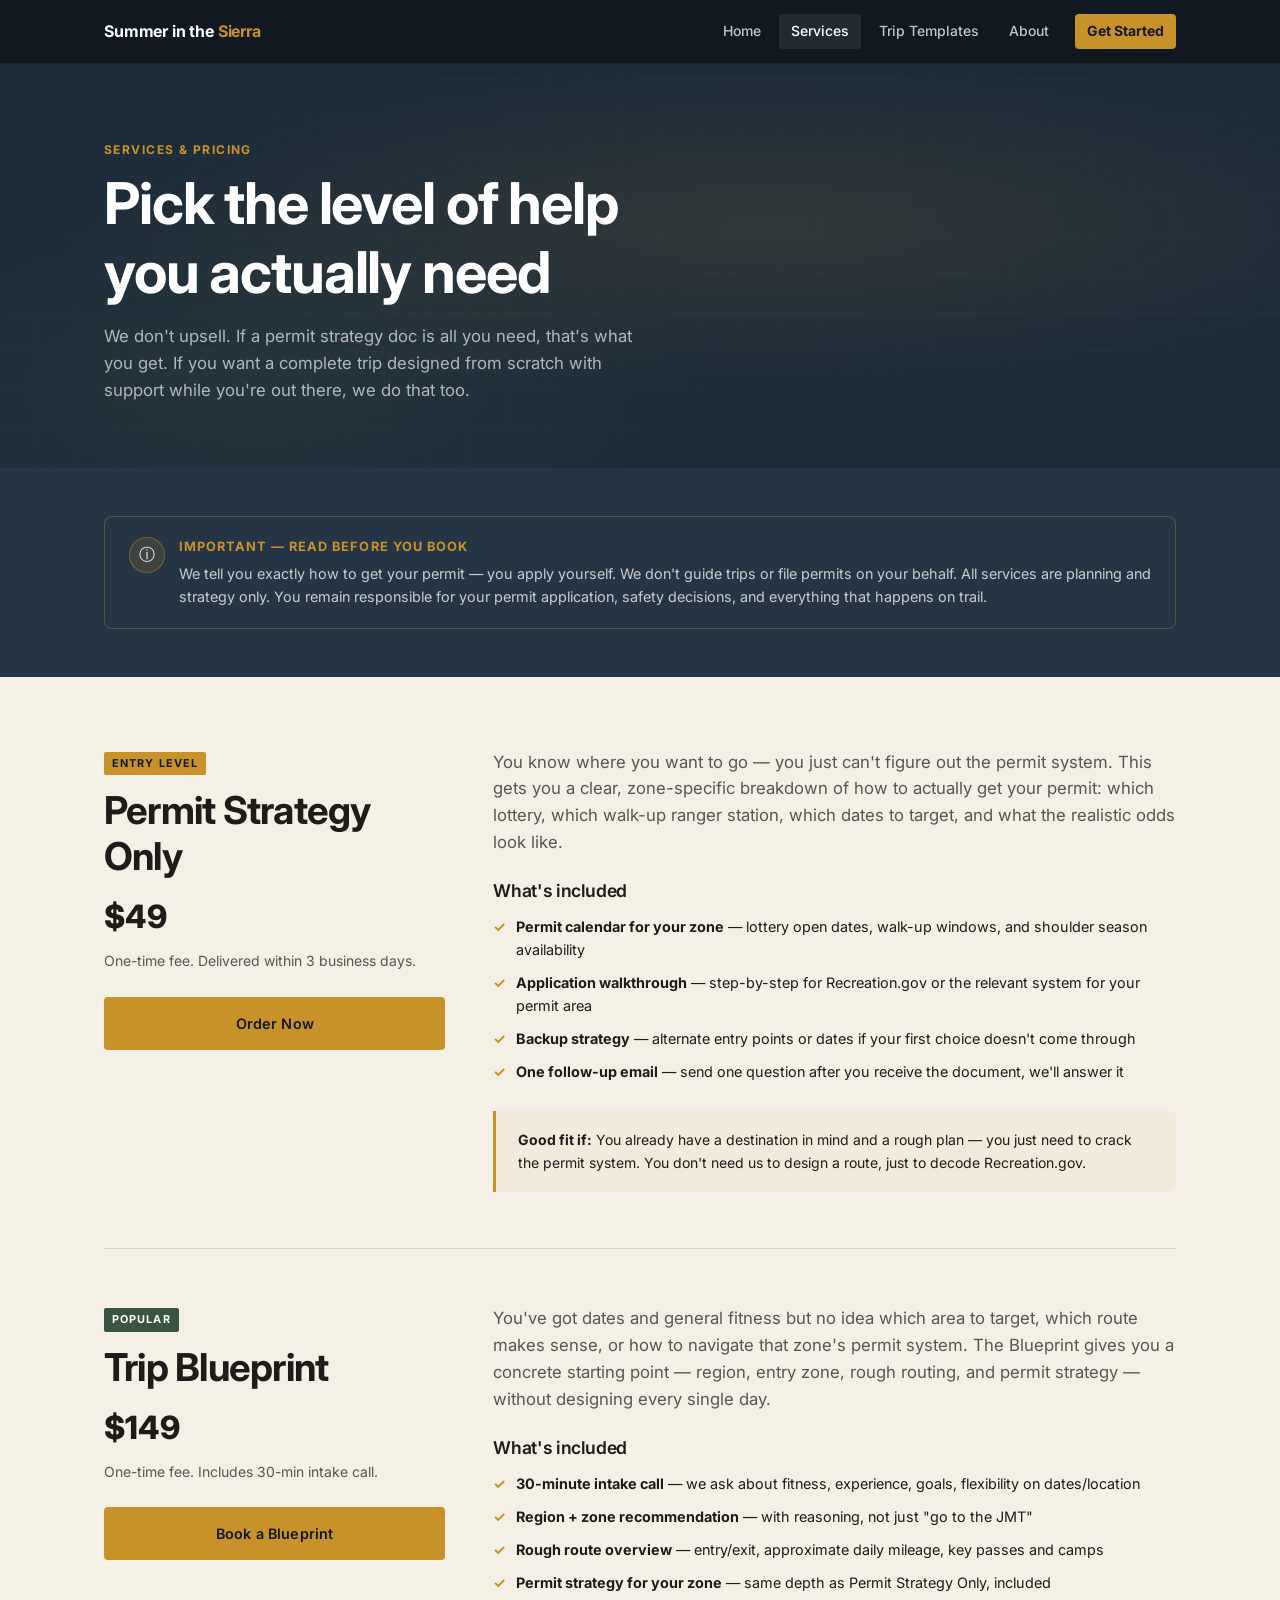
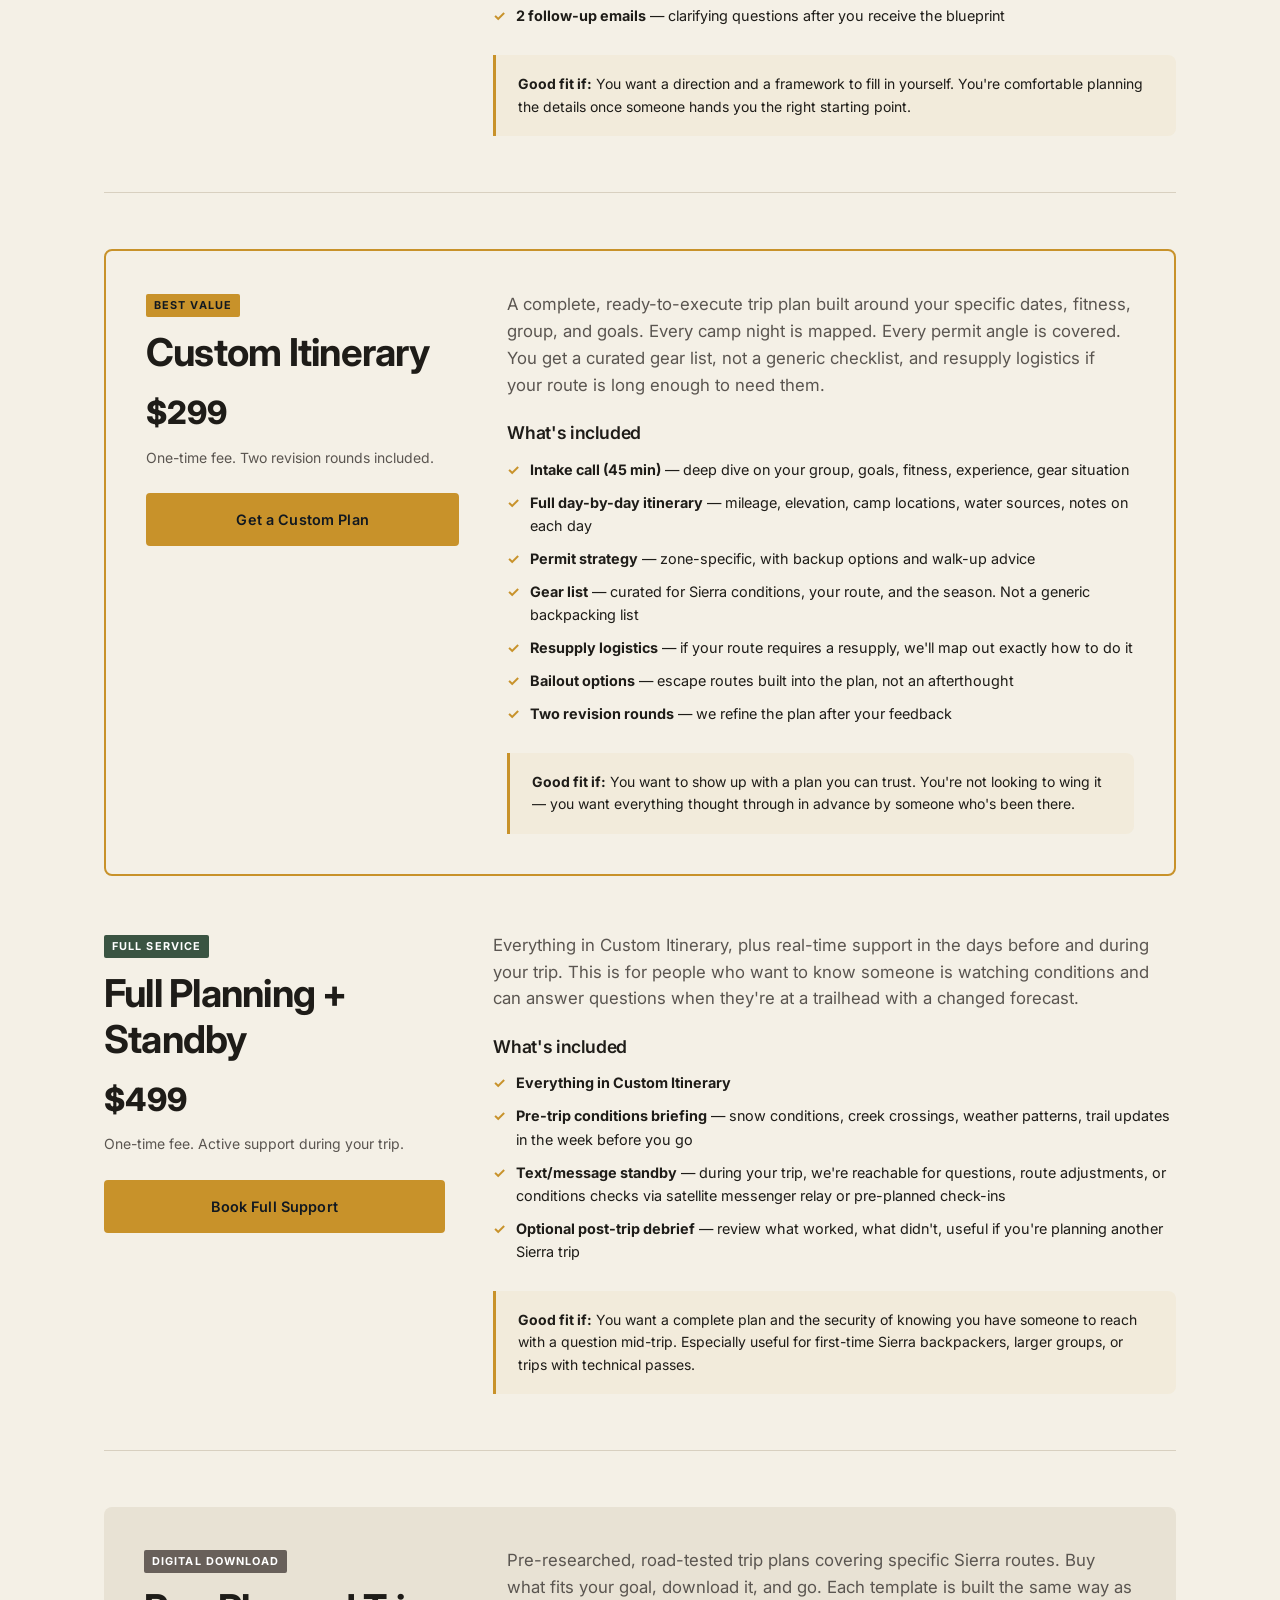
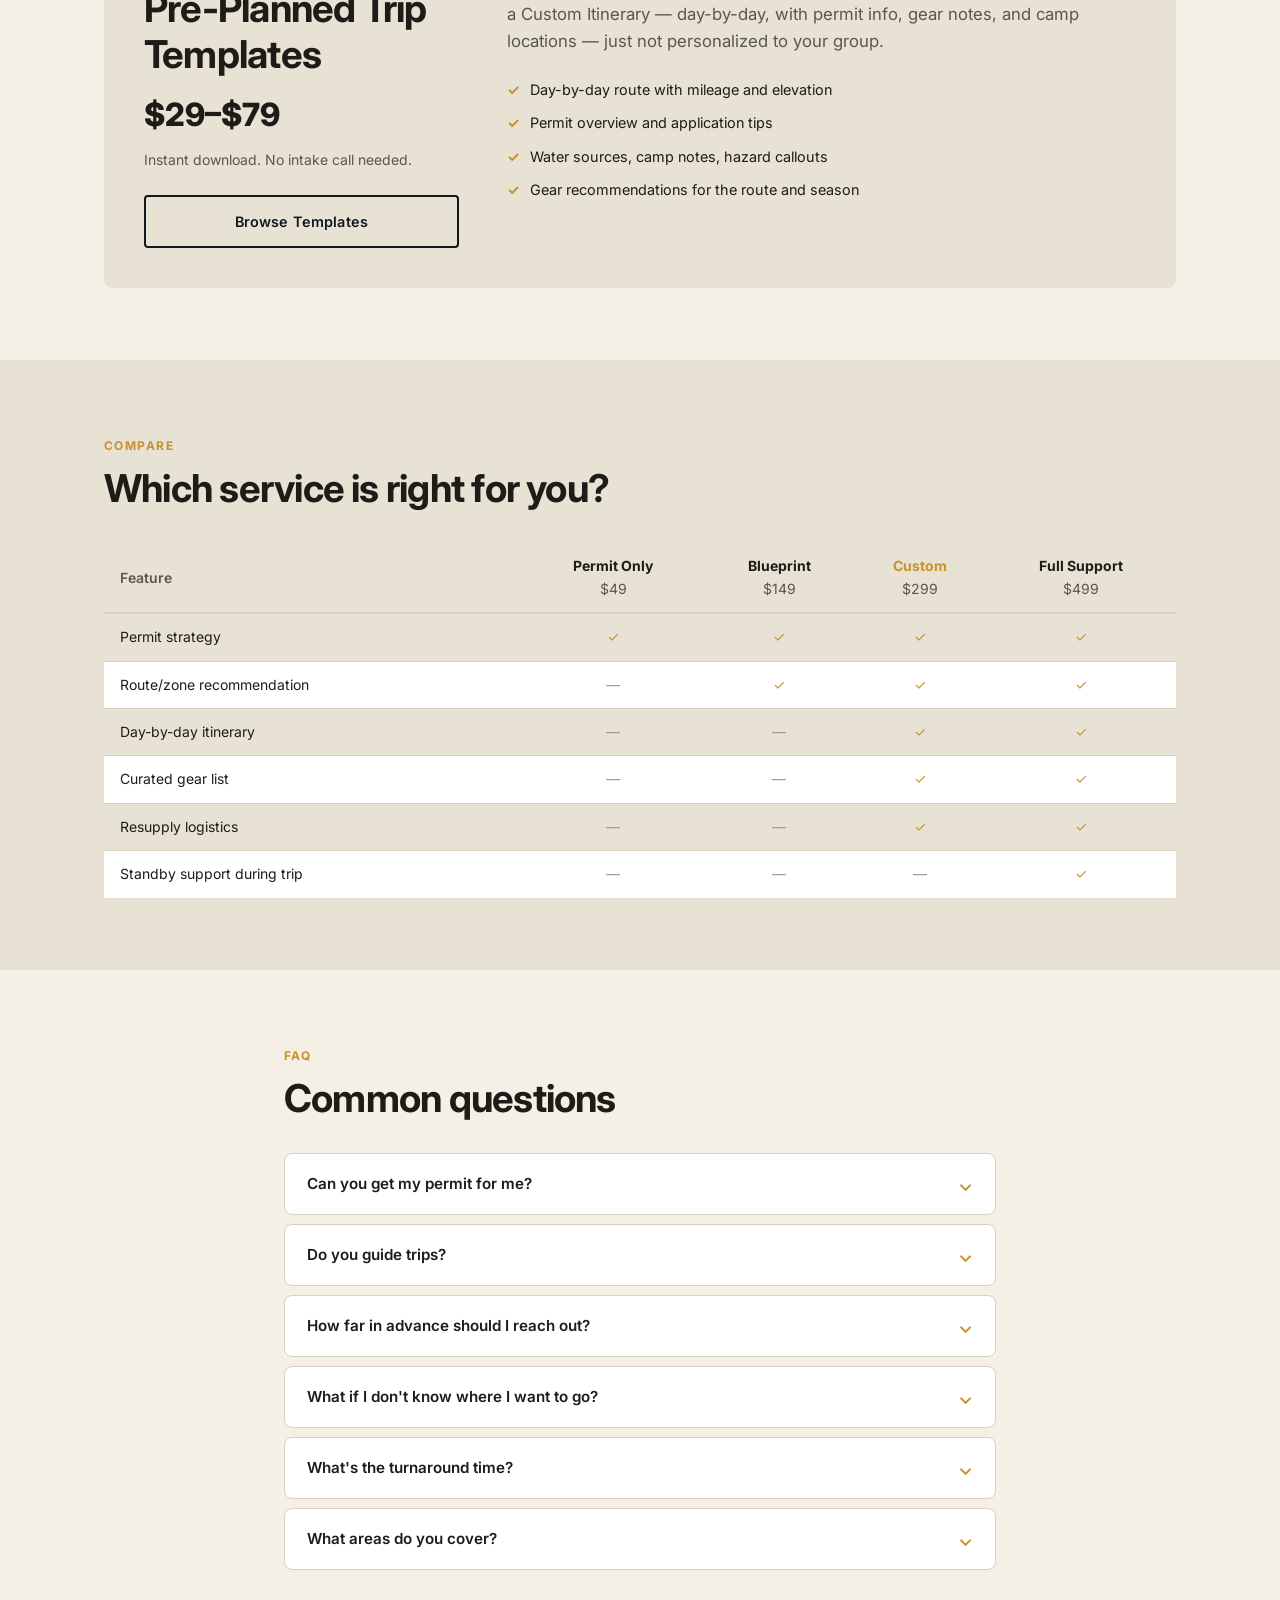
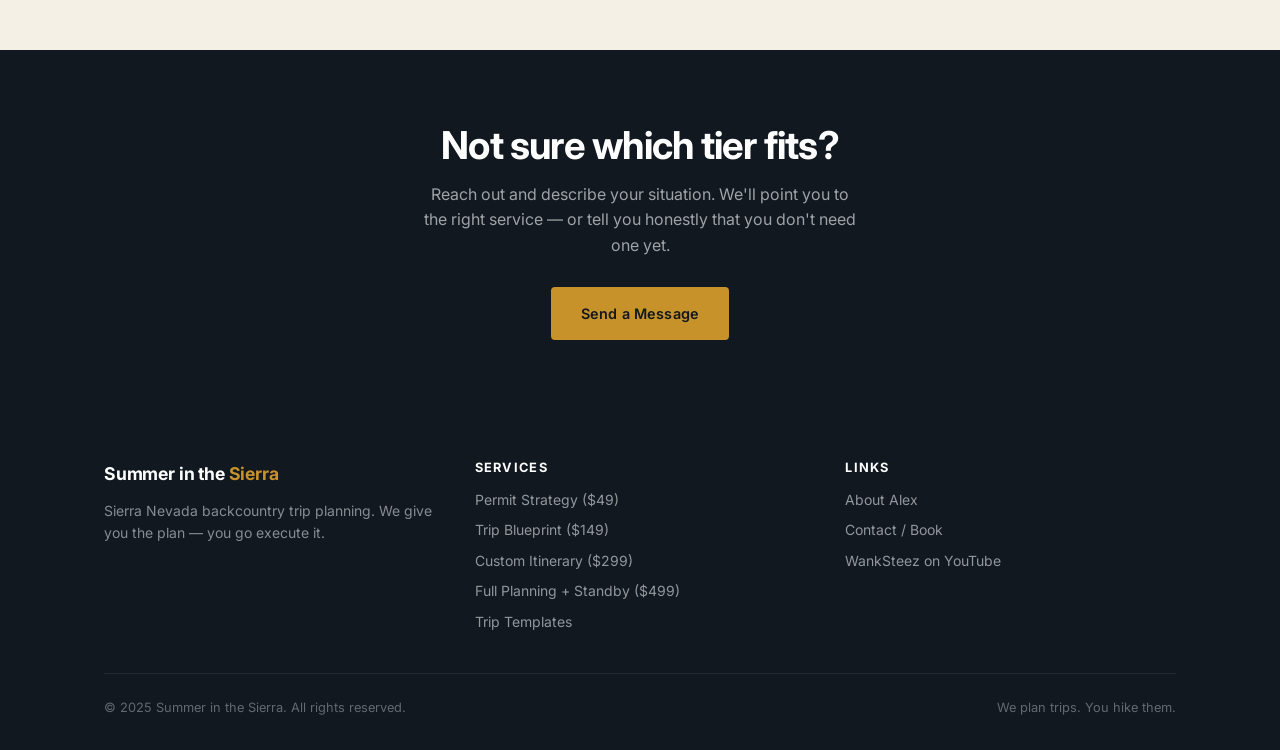
<file: services.html>
<!DOCTYPE html>
<html lang="en">
<head>
  <meta charset="UTF-8" />
  <meta name="viewport" content="width=device-width, initial-scale=1.0" />
  <title>Services — Summer in the Sierra</title>
  <meta name="description" content="Sierra Nevada backcountry trip planning services: Permit Strategy, Trip Blueprint, Custom Itinerary, Full Planning + Standby Support, and downloadable trip templates." />
  <link rel="stylesheet" href="css/style.css" />
</head>
<body>

<!-- ===== NAV ===== -->
<nav class="site-nav">
  <div class="container nav-inner">
    <a href="index.html" class="nav-logo">Summer in the <span>Sierra</span></a>
    <div class="nav-links">
      <a href="index.html">Home</a>
      <a href="services.html">Services</a>
      <a href="templates.html">Trip Templates</a>
      <a href="about.html">About</a>
      <a href="contact.html" class="nav-cta">Get Started</a>
    </div>
    <button class="nav-hamburger" aria-label="Open menu">
      <span></span><span></span><span></span>
    </button>
  </div>
</nav>
<div class="nav-mobile">
  <a href="index.html">Home</a>
  <a href="services.html">Services</a>
  <a href="templates.html">Trip Templates</a>
  <a href="about.html">About</a>
  <a href="contact.html">Get Started</a>
</div>

<!-- ===== HERO ===== -->
<section class="hero" style="padding: 72px 0 64px;">
  <div class="container hero-content">
    <span class="section-label">Services &amp; Pricing</span>
    <h1 style="margin-bottom: 16px; max-width: 580px;">Pick the level of help you actually need</h1>
    <p style="font-size: 1.05rem; color: rgba(255,255,255,0.65); max-width: 540px;">
      We don't upsell. If a permit strategy doc is all you need, that's what you get. If you want a complete trip designed from scratch with support while you're out there, we do that too.
    </p>
  </div>
</section>

<!-- ===== DISCLAIMER ===== -->
<section class="section-sm" style="background: var(--dark-3); color: var(--white);">
  <div class="container">
    <div class="not-guide-notice">
      <div class="icon">&#9432;</div>
      <div class="body">
        <strong>Important — read before you book</strong>
        <p>We tell you exactly how to get your permit — you apply yourself. We don't guide trips or file permits on your behalf. All services are planning and strategy only. You remain responsible for your permit application, safety decisions, and everything that happens on trail.</p>
      </div>
    </div>
  </div>
</section>

<!-- ===== SERVICES DETAIL ===== -->
<section class="section">
  <div class="container">

    <!-- Tier 1 -->
    <div style="display: grid; grid-template-columns: 1fr 2fr; gap: 48px; align-items: start; padding-bottom: 56px; border-bottom: 1px solid var(--border); margin-bottom: 56px;">
      <div style="position: sticky; top: 80px;">
        <span class="badge" style="display:inline-block; font-size:0.68rem; font-weight:700; letter-spacing:0.1em; text-transform:uppercase; background:var(--amber); color:var(--dark); padding:3px 8px; border-radius:2px; margin-bottom:12px;">Entry Level</span>
        <h2 style="margin-bottom: 12px;">Permit Strategy Only</h2>
        <div style="font-size: 2rem; font-weight: 800; margin-bottom: 8px;">$49</div>
        <p style="font-size: 0.875rem; color: var(--text-muted); margin-bottom: 24px;">One-time fee. Delivered within 3 business days.</p>
        <a href="contact.html?service=permit-strategy" class="btn btn-primary" style="width:100%; text-align:center; display:block;">Order Now</a>
      </div>
      <div>
        <p style="font-size: 1.05rem; color: var(--text-muted); margin-bottom: 24px;">
          You know where you want to go — you just can't figure out the permit system. This gets you a clear, zone-specific breakdown of how to actually get your permit: which lottery, which walk-up ranger station, which dates to target, and what the realistic odds look like.
        </p>
        <h4 style="margin-bottom: 14px;">What's included</h4>
        <ul style="display:flex; flex-direction:column; gap:10px; margin-bottom:28px;">
          <li style="display:flex; align-items:flex-start; gap:10px; font-size:0.9rem;">
            <span style="color:var(--amber); font-weight:700; flex-shrink:0;">✓</span>
            <div><strong>Permit calendar for your zone</strong> — lottery open dates, walk-up windows, and shoulder season availability</div>
          </li>
          <li style="display:flex; align-items:flex-start; gap:10px; font-size:0.9rem;">
            <span style="color:var(--amber); font-weight:700; flex-shrink:0;">✓</span>
            <div><strong>Application walkthrough</strong> — step-by-step for Recreation.gov or the relevant system for your permit area</div>
          </li>
          <li style="display:flex; align-items:flex-start; gap:10px; font-size:0.9rem;">
            <span style="color:var(--amber); font-weight:700; flex-shrink:0;">✓</span>
            <div><strong>Backup strategy</strong> — alternate entry points or dates if your first choice doesn't come through</div>
          </li>
          <li style="display:flex; align-items:flex-start; gap:10px; font-size:0.9rem;">
            <span style="color:var(--amber); font-weight:700; flex-shrink:0;">✓</span>
            <div><strong>One follow-up email</strong> — send one question after you receive the document, we'll answer it</div>
          </li>
        </ul>
        <div class="callout">
          <p style="font-size:0.875rem;"><strong>Good fit if:</strong> You already have a destination in mind and a rough plan — you just need to crack the permit system. You don't need us to design a route, just to decode Recreation.gov.</p>
        </div>
      </div>
    </div>

    <!-- Tier 2 -->
    <div style="display: grid; grid-template-columns: 1fr 2fr; gap: 48px; align-items: start; padding-bottom: 56px; border-bottom: 1px solid var(--border); margin-bottom: 56px;">
      <div style="position: sticky; top: 80px;">
        <span class="badge" style="display:inline-block; font-size:0.68rem; font-weight:700; letter-spacing:0.1em; text-transform:uppercase; background:var(--forest); color:var(--white); padding:3px 8px; border-radius:2px; margin-bottom:12px;">Popular</span>
        <h2 style="margin-bottom: 12px;">Trip Blueprint</h2>
        <div style="font-size: 2rem; font-weight: 800; margin-bottom: 8px;">$149</div>
        <p style="font-size: 0.875rem; color: var(--text-muted); margin-bottom: 24px;">One-time fee. Includes 30-min intake call.</p>
        <a href="contact.html?service=trip-blueprint" class="btn btn-primary" style="width:100%; text-align:center; display:block;">Book a Blueprint</a>
      </div>
      <div>
        <p style="font-size: 1.05rem; color: var(--text-muted); margin-bottom: 24px;">
          You've got dates and general fitness but no idea which area to target, which route makes sense, or how to navigate that zone's permit system. The Blueprint gives you a concrete starting point — region, entry zone, rough routing, and permit strategy — without designing every single day.
        </p>
        <h4 style="margin-bottom: 14px;">What's included</h4>
        <ul style="display:flex; flex-direction:column; gap:10px; margin-bottom:28px;">
          <li style="display:flex; align-items:flex-start; gap:10px; font-size:0.9rem;">
            <span style="color:var(--amber); font-weight:700; flex-shrink:0;">✓</span>
            <div><strong>30-minute intake call</strong> — we ask about fitness, experience, goals, flexibility on dates/location</div>
          </li>
          <li style="display:flex; align-items:flex-start; gap:10px; font-size:0.9rem;">
            <span style="color:var(--amber); font-weight:700; flex-shrink:0;">✓</span>
            <div><strong>Region + zone recommendation</strong> — with reasoning, not just "go to the JMT"</div>
          </li>
          <li style="display:flex; align-items:flex-start; gap:10px; font-size:0.9rem;">
            <span style="color:var(--amber); font-weight:700; flex-shrink:0;">✓</span>
            <div><strong>Rough route overview</strong> — entry/exit, approximate daily mileage, key passes and camps</div>
          </li>
          <li style="display:flex; align-items:flex-start; gap:10px; font-size:0.9rem;">
            <span style="color:var(--amber); font-weight:700; flex-shrink:0;">✓</span>
            <div><strong>Permit strategy for your zone</strong> — same depth as Permit Strategy Only, included</div>
          </li>
          <li style="display:flex; align-items:flex-start; gap:10px; font-size:0.9rem;">
            <span style="color:var(--amber); font-weight:700; flex-shrink:0;">✓</span>
            <div><strong>2 follow-up emails</strong> — clarifying questions after you receive the blueprint</div>
          </li>
        </ul>
        <div class="callout">
          <p style="font-size:0.875rem;"><strong>Good fit if:</strong> You want a direction and a framework to fill in yourself. You're comfortable planning the details once someone hands you the right starting point.</p>
        </div>
      </div>
    </div>

    <!-- Tier 3 -->
    <div style="display: grid; grid-template-columns: 1fr 2fr; gap: 48px; align-items: start; padding-bottom: 56px; border-bottom: 1px solid var(--border); margin-bottom: 56px; border: 2px solid var(--amber); border-radius: var(--radius-md); padding: 40px;">
      <div style="position: sticky; top: 80px;">
        <span class="badge" style="display:inline-block; font-size:0.68rem; font-weight:700; letter-spacing:0.1em; text-transform:uppercase; background:var(--amber); color:var(--dark); padding:3px 8px; border-radius:2px; margin-bottom:12px;">Best Value</span>
        <h2 style="margin-bottom: 12px;">Custom Itinerary</h2>
        <div style="font-size: 2rem; font-weight: 800; margin-bottom: 8px;">$299</div>
        <p style="font-size: 0.875rem; color: var(--text-muted); margin-bottom: 24px;">One-time fee. Two revision rounds included.</p>
        <a href="contact.html?service=custom-itinerary" class="btn btn-primary" style="width:100%; text-align:center; display:block;">Get a Custom Plan</a>
      </div>
      <div>
        <p style="font-size: 1.05rem; color: var(--text-muted); margin-bottom: 24px;">
          A complete, ready-to-execute trip plan built around your specific dates, fitness, group, and goals. Every camp night is mapped. Every permit angle is covered. You get a curated gear list, not a generic checklist, and resupply logistics if your route is long enough to need them.
        </p>
        <h4 style="margin-bottom: 14px;">What's included</h4>
        <ul style="display:flex; flex-direction:column; gap:10px; margin-bottom:28px;">
          <li style="display:flex; align-items:flex-start; gap:10px; font-size:0.9rem;">
            <span style="color:var(--amber); font-weight:700; flex-shrink:0;">✓</span>
            <div><strong>Intake call (45 min)</strong> — deep dive on your group, goals, fitness, experience, gear situation</div>
          </li>
          <li style="display:flex; align-items:flex-start; gap:10px; font-size:0.9rem;">
            <span style="color:var(--amber); font-weight:700; flex-shrink:0;">✓</span>
            <div><strong>Full day-by-day itinerary</strong> — mileage, elevation, camp locations, water sources, notes on each day</div>
          </li>
          <li style="display:flex; align-items:flex-start; gap:10px; font-size:0.9rem;">
            <span style="color:var(--amber); font-weight:700; flex-shrink:0;">✓</span>
            <div><strong>Permit strategy</strong> — zone-specific, with backup options and walk-up advice</div>
          </li>
          <li style="display:flex; align-items:flex-start; gap:10px; font-size:0.9rem;">
            <span style="color:var(--amber); font-weight:700; flex-shrink:0;">✓</span>
            <div><strong>Gear list</strong> — curated for Sierra conditions, your route, and the season. Not a generic backpacking list</div>
          </li>
          <li style="display:flex; align-items:flex-start; gap:10px; font-size:0.9rem;">
            <span style="color:var(--amber); font-weight:700; flex-shrink:0;">✓</span>
            <div><strong>Resupply logistics</strong> — if your route requires a resupply, we'll map out exactly how to do it</div>
          </li>
          <li style="display:flex; align-items:flex-start; gap:10px; font-size:0.9rem;">
            <span style="color:var(--amber); font-weight:700; flex-shrink:0;">✓</span>
            <div><strong>Bailout options</strong> — escape routes built into the plan, not an afterthought</div>
          </li>
          <li style="display:flex; align-items:flex-start; gap:10px; font-size:0.9rem;">
            <span style="color:var(--amber); font-weight:700; flex-shrink:0;">✓</span>
            <div><strong>Two revision rounds</strong> — we refine the plan after your feedback</div>
          </li>
        </ul>
        <div class="callout">
          <p style="font-size:0.875rem;"><strong>Good fit if:</strong> You want to show up with a plan you can trust. You're not looking to wing it — you want everything thought through in advance by someone who's been there.</p>
        </div>
      </div>
    </div>

    <!-- Tier 4 -->
    <div style="display: grid; grid-template-columns: 1fr 2fr; gap: 48px; align-items: start; padding-bottom: 56px; border-bottom: 1px solid var(--border); margin-bottom: 56px;">
      <div style="position: sticky; top: 80px;">
        <span class="badge" style="display:inline-block; font-size:0.68rem; font-weight:700; letter-spacing:0.1em; text-transform:uppercase; background:var(--forest); color:var(--white); padding:3px 8px; border-radius:2px; margin-bottom:12px;">Full Service</span>
        <h2 style="margin-bottom: 12px;">Full Planning + Standby</h2>
        <div style="font-size: 2rem; font-weight: 800; margin-bottom: 8px;">$499</div>
        <p style="font-size: 0.875rem; color: var(--text-muted); margin-bottom: 24px;">One-time fee. Active support during your trip.</p>
        <a href="contact.html?service=full-planning" class="btn btn-primary" style="width:100%; text-align:center; display:block;">Book Full Support</a>
      </div>
      <div>
        <p style="font-size: 1.05rem; color: var(--text-muted); margin-bottom: 24px;">
          Everything in Custom Itinerary, plus real-time support in the days before and during your trip. This is for people who want to know someone is watching conditions and can answer questions when they're at a trailhead with a changed forecast.
        </p>
        <h4 style="margin-bottom: 14px;">What's included</h4>
        <ul style="display:flex; flex-direction:column; gap:10px; margin-bottom:28px;">
          <li style="display:flex; align-items:flex-start; gap:10px; font-size:0.9rem;">
            <span style="color:var(--amber); font-weight:700; flex-shrink:0;">✓</span>
            <div><strong>Everything in Custom Itinerary</strong></div>
          </li>
          <li style="display:flex; align-items:flex-start; gap:10px; font-size:0.9rem;">
            <span style="color:var(--amber); font-weight:700; flex-shrink:0;">✓</span>
            <div><strong>Pre-trip conditions briefing</strong> — snow conditions, creek crossings, weather patterns, trail updates in the week before you go</div>
          </li>
          <li style="display:flex; align-items:flex-start; gap:10px; font-size:0.9rem;">
            <span style="color:var(--amber); font-weight:700; flex-shrink:0;">✓</span>
            <div><strong>Text/message standby</strong> — during your trip, we're reachable for questions, route adjustments, or conditions checks via satellite messenger relay or pre-planned check-ins</div>
          </li>
          <li style="display:flex; align-items:flex-start; gap:10px; font-size:0.9rem;">
            <span style="color:var(--amber); font-weight:700; flex-shrink:0;">✓</span>
            <div><strong>Optional post-trip debrief</strong> — review what worked, what didn't, useful if you're planning another Sierra trip</div>
          </li>
        </ul>
        <div class="callout">
          <p style="font-size:0.875rem;"><strong>Good fit if:</strong> You want a complete plan and the security of knowing you have someone to reach with a question mid-trip. Especially useful for first-time Sierra backpackers, larger groups, or trips with technical passes.</p>
        </div>
      </div>
    </div>

    <!-- Templates -->
    <div style="background: var(--cream-dark); border-radius: var(--radius-md); padding: 40px;">
      <div style="display: grid; grid-template-columns: 1fr 2fr; gap: 48px; align-items: start;">
        <div>
          <span class="badge" style="display:inline-block; font-size:0.68rem; font-weight:700; letter-spacing:0.1em; text-transform:uppercase; background:var(--granite); color:var(--white); padding:3px 8px; border-radius:2px; margin-bottom:12px;">Digital Download</span>
          <h2 style="margin-bottom: 12px;">Pre-Planned Trip Templates</h2>
          <div style="font-size: 2rem; font-weight: 800; margin-bottom: 8px;">$29–$79</div>
          <p style="font-size: 0.875rem; color: var(--text-muted); margin-bottom: 24px;">Instant download. No intake call needed.</p>
          <a href="templates.html" class="btn btn-outline-dark" style="width:100%; text-align:center; display:block;">Browse Templates</a>
        </div>
        <div>
          <p style="font-size: 1.05rem; color: var(--text-muted); margin-bottom: 24px;">
            Pre-researched, road-tested trip plans covering specific Sierra routes. Buy what fits your goal, download it, and go. Each template is built the same way as a Custom Itinerary — day-by-day, with permit info, gear notes, and camp locations — just not personalized to your group.
          </p>
          <ul style="display:flex; flex-direction:column; gap:10px; margin-bottom:0;">
            <li style="display:flex; align-items:flex-start; gap:10px; font-size:0.9rem;">
              <span style="color:var(--amber); font-weight:700; flex-shrink:0;">✓</span>
              Day-by-day route with mileage and elevation
            </li>
            <li style="display:flex; align-items:flex-start; gap:10px; font-size:0.9rem;">
              <span style="color:var(--amber); font-weight:700; flex-shrink:0;">✓</span>
              Permit overview and application tips
            </li>
            <li style="display:flex; align-items:flex-start; gap:10px; font-size:0.9rem;">
              <span style="color:var(--amber); font-weight:700; flex-shrink:0;">✓</span>
              Water sources, camp notes, hazard callouts
            </li>
            <li style="display:flex; align-items:flex-start; gap:10px; font-size:0.9rem;">
              <span style="color:var(--amber); font-weight:700; flex-shrink:0;">✓</span>
              Gear recommendations for the route and season
            </li>
          </ul>
        </div>
      </div>
    </div>

  </div>
</section>

<!-- ===== COMPARISON ===== -->
<section class="section section-tinted">
  <div class="container">
    <span class="section-label">Compare</span>
    <h2 style="margin-bottom: 32px;">Which service is right for you?</h2>
    <div style="overflow-x: auto;">
      <table style="width:100%; border-collapse:collapse; font-size:0.875rem; min-width:580px;">
        <thead>
          <tr style="border-bottom: 2px solid var(--border);">
            <th style="text-align:left; padding:12px 16px; font-weight:600; color:var(--text-muted);">Feature</th>
            <th style="text-align:center; padding:12px 8px; font-weight:700;">Permit Only<br><span style="font-weight:400; color:var(--text-muted);">$49</span></th>
            <th style="text-align:center; padding:12px 8px; font-weight:700;">Blueprint<br><span style="font-weight:400; color:var(--text-muted);">$149</span></th>
            <th style="text-align:center; padding:12px 8px; font-weight:700; color:var(--amber);">Custom<br><span style="font-weight:400; color:var(--text-muted);">$299</span></th>
            <th style="text-align:center; padding:12px 8px; font-weight:700;">Full Support<br><span style="font-weight:400; color:var(--text-muted);">$499</span></th>
          </tr>
        </thead>
        <tbody>
          <tr style="border-bottom: 1px solid var(--border);">
            <td style="padding:12px 16px;">Permit strategy</td>
            <td style="text-align:center; padding:12px 8px; color:var(--amber);">✓</td>
            <td style="text-align:center; padding:12px 8px; color:var(--amber);">✓</td>
            <td style="text-align:center; padding:12px 8px; color:var(--amber);">✓</td>
            <td style="text-align:center; padding:12px 8px; color:var(--amber);">✓</td>
          </tr>
          <tr style="border-bottom: 1px solid var(--border); background: var(--white);">
            <td style="padding:12px 16px;">Route/zone recommendation</td>
            <td style="text-align:center; padding:12px 8px; color:var(--granite-light);">—</td>
            <td style="text-align:center; padding:12px 8px; color:var(--amber);">✓</td>
            <td style="text-align:center; padding:12px 8px; color:var(--amber);">✓</td>
            <td style="text-align:center; padding:12px 8px; color:var(--amber);">✓</td>
          </tr>
          <tr style="border-bottom: 1px solid var(--border);">
            <td style="padding:12px 16px;">Day-by-day itinerary</td>
            <td style="text-align:center; padding:12px 8px; color:var(--granite-light);">—</td>
            <td style="text-align:center; padding:12px 8px; color:var(--granite-light);">—</td>
            <td style="text-align:center; padding:12px 8px; color:var(--amber);">✓</td>
            <td style="text-align:center; padding:12px 8px; color:var(--amber);">✓</td>
          </tr>
          <tr style="border-bottom: 1px solid var(--border); background: var(--white);">
            <td style="padding:12px 16px;">Curated gear list</td>
            <td style="text-align:center; padding:12px 8px; color:var(--granite-light);">—</td>
            <td style="text-align:center; padding:12px 8px; color:var(--granite-light);">—</td>
            <td style="text-align:center; padding:12px 8px; color:var(--amber);">✓</td>
            <td style="text-align:center; padding:12px 8px; color:var(--amber);">✓</td>
          </tr>
          <tr style="border-bottom: 1px solid var(--border);">
            <td style="padding:12px 16px;">Resupply logistics</td>
            <td style="text-align:center; padding:12px 8px; color:var(--granite-light);">—</td>
            <td style="text-align:center; padding:12px 8px; color:var(--granite-light);">—</td>
            <td style="text-align:center; padding:12px 8px; color:var(--amber);">✓</td>
            <td style="text-align:center; padding:12px 8px; color:var(--amber);">✓</td>
          </tr>
          <tr style="background: var(--white);">
            <td style="padding:12px 16px;">Standby support during trip</td>
            <td style="text-align:center; padding:12px 8px; color:var(--granite-light);">—</td>
            <td style="text-align:center; padding:12px 8px; color:var(--granite-light);">—</td>
            <td style="text-align:center; padding:12px 8px; color:var(--granite-light);">—</td>
            <td style="text-align:center; padding:12px 8px; color:var(--amber);">✓</td>
          </tr>
        </tbody>
      </table>
    </div>
  </div>
</section>

<!-- ===== FAQ ===== -->
<section class="section">
  <div class="container" style="max-width: 760px;">
    <span class="section-label">FAQ</span>
    <h2 style="margin-bottom: 32px;">Common questions</h2>
    <div class="faq-list">

      <div class="faq-item">
        <button class="faq-question" aria-expanded="false">
          Can you get my permit for me?
          <span class="chevron">&#8964;</span>
        </button>
        <div class="faq-answer">
          No. We don't file permits on your behalf, and by law we can't — permits are non-transferable and must be in the name of the lead applicant who will be on trail. What we do is give you a clear, specific strategy for getting your own permit: which lottery, which dates, which walk-up station, and what to do if your first choice doesn't come through.
        </div>
      </div>

      <div class="faq-item">
        <button class="faq-question" aria-expanded="false">
          Do you guide trips?
          <span class="chevron">&#8964;</span>
        </button>
        <div class="faq-answer">
          No. We are a planning and strategy service only. We don't accompany you on trail. You're an experienced hiker who needs expert planning help — not a guide.
        </div>
      </div>

      <div class="faq-item">
        <button class="faq-question" aria-expanded="false">
          How far in advance should I reach out?
          <span class="chevron">&#8964;</span>
        </button>
        <div class="faq-answer">
          The earlier the better. Many Sierra permits — particularly for popular corridors like the JMT, Whitney, and Yosemite exits — open via lottery in February or March for the following summer. If you want help with a lottery permit, contact us in January or February. Walk-up permits are more flexible, but summer weekends fill fast.
        </div>
      </div>

      <div class="faq-item">
        <button class="faq-question" aria-expanded="false">
          What if I don't know where I want to go?
          <span class="chevron">&#8964;</span>
        </button>
        <div class="faq-answer">
          That's what the Trip Blueprint and Custom Itinerary are for. Tell us your dates, fitness level, how long you want to be out, and what kind of experience you're after — we'll recommend the right region and route. If you genuinely have no preference and want us to decide everything, go with the Custom Itinerary.
        </div>
      </div>

      <div class="faq-item">
        <button class="faq-question" aria-expanded="false">
          What's the turnaround time?
          <span class="chevron">&#8964;</span>
        </button>
        <div class="faq-answer">
          Permit Strategy Only: 3 business days. Trip Blueprint: 5–7 business days after the intake call. Custom Itinerary: 7–10 business days. Full Planning + Standby: same as Custom, plus active support begins the week before your trip.
        </div>
      </div>

      <div class="faq-item">
        <button class="faq-question" aria-expanded="false">
          What areas do you cover?
          <span class="chevron">&#8964;</span>
        </button>
        <div class="faq-answer">
          Primarily the Sierra Nevada: JMT, Yosemite backcountry, Sequoia/Kings Canyon, Ansel Adams Wilderness, Inyo National Forest, and surrounding corridors. Mount Whitney, Evolution Basin, the Roper Route, Tablelands, Mineral King, and more. If you're asking about a Sierra zone, we probably know it. For areas outside the Sierra, reach out and we'll tell you honestly whether we can help.
        </div>
      </div>

    </div>
  </div>
</section>

<!-- ===== CTA ===== -->
<section class="section" style="background: var(--dark); color: var(--white);">
  <div class="container text-center">
    <h2 style="margin-bottom: 14px;">Not sure which tier fits?</h2>
    <p style="color: rgba(255,255,255,0.6); max-width: 440px; margin: 0 auto 28px;">Reach out and describe your situation. We'll point you to the right service — or tell you honestly that you don't need one yet.</p>
    <a href="contact.html" class="btn btn-primary">Send a Message</a>
  </div>
</section>

<!-- ===== FOOTER ===== -->
<footer class="site-footer">
  <div class="container">
    <div class="footer-inner">
      <div class="footer-brand">
        <div class="nav-logo">Summer in the <span>Sierra</span></div>
        <p>Sierra Nevada backcountry trip planning. We give you the plan — you go execute it.</p>
      </div>
      <div class="footer-col">
        <h4>Services</h4>
        <ul>
          <li><a href="services.html">Permit Strategy ($49)</a></li>
          <li><a href="services.html">Trip Blueprint ($149)</a></li>
          <li><a href="services.html">Custom Itinerary ($299)</a></li>
          <li><a href="services.html">Full Planning + Standby ($499)</a></li>
          <li><a href="templates.html">Trip Templates</a></li>
        </ul>
      </div>
      <div class="footer-col">
        <h4>Links</h4>
        <ul>
          <li><a href="about.html">About Alex</a></li>
          <li><a href="contact.html">Contact / Book</a></li>
          <li><a href="https://www.youtube.com/@WankSteez" target="_blank" rel="noopener">WankSteez on YouTube</a></li>
        </ul>
      </div>
    </div>
    <div class="footer-bottom">
      <span>&copy; 2025 Summer in the Sierra. All rights reserved.</span>
      <span>We plan trips. You hike them.</span>
    </div>
  </div>
</footer>

<script src="js/main.js"></script>
</body>
</html>
</file>
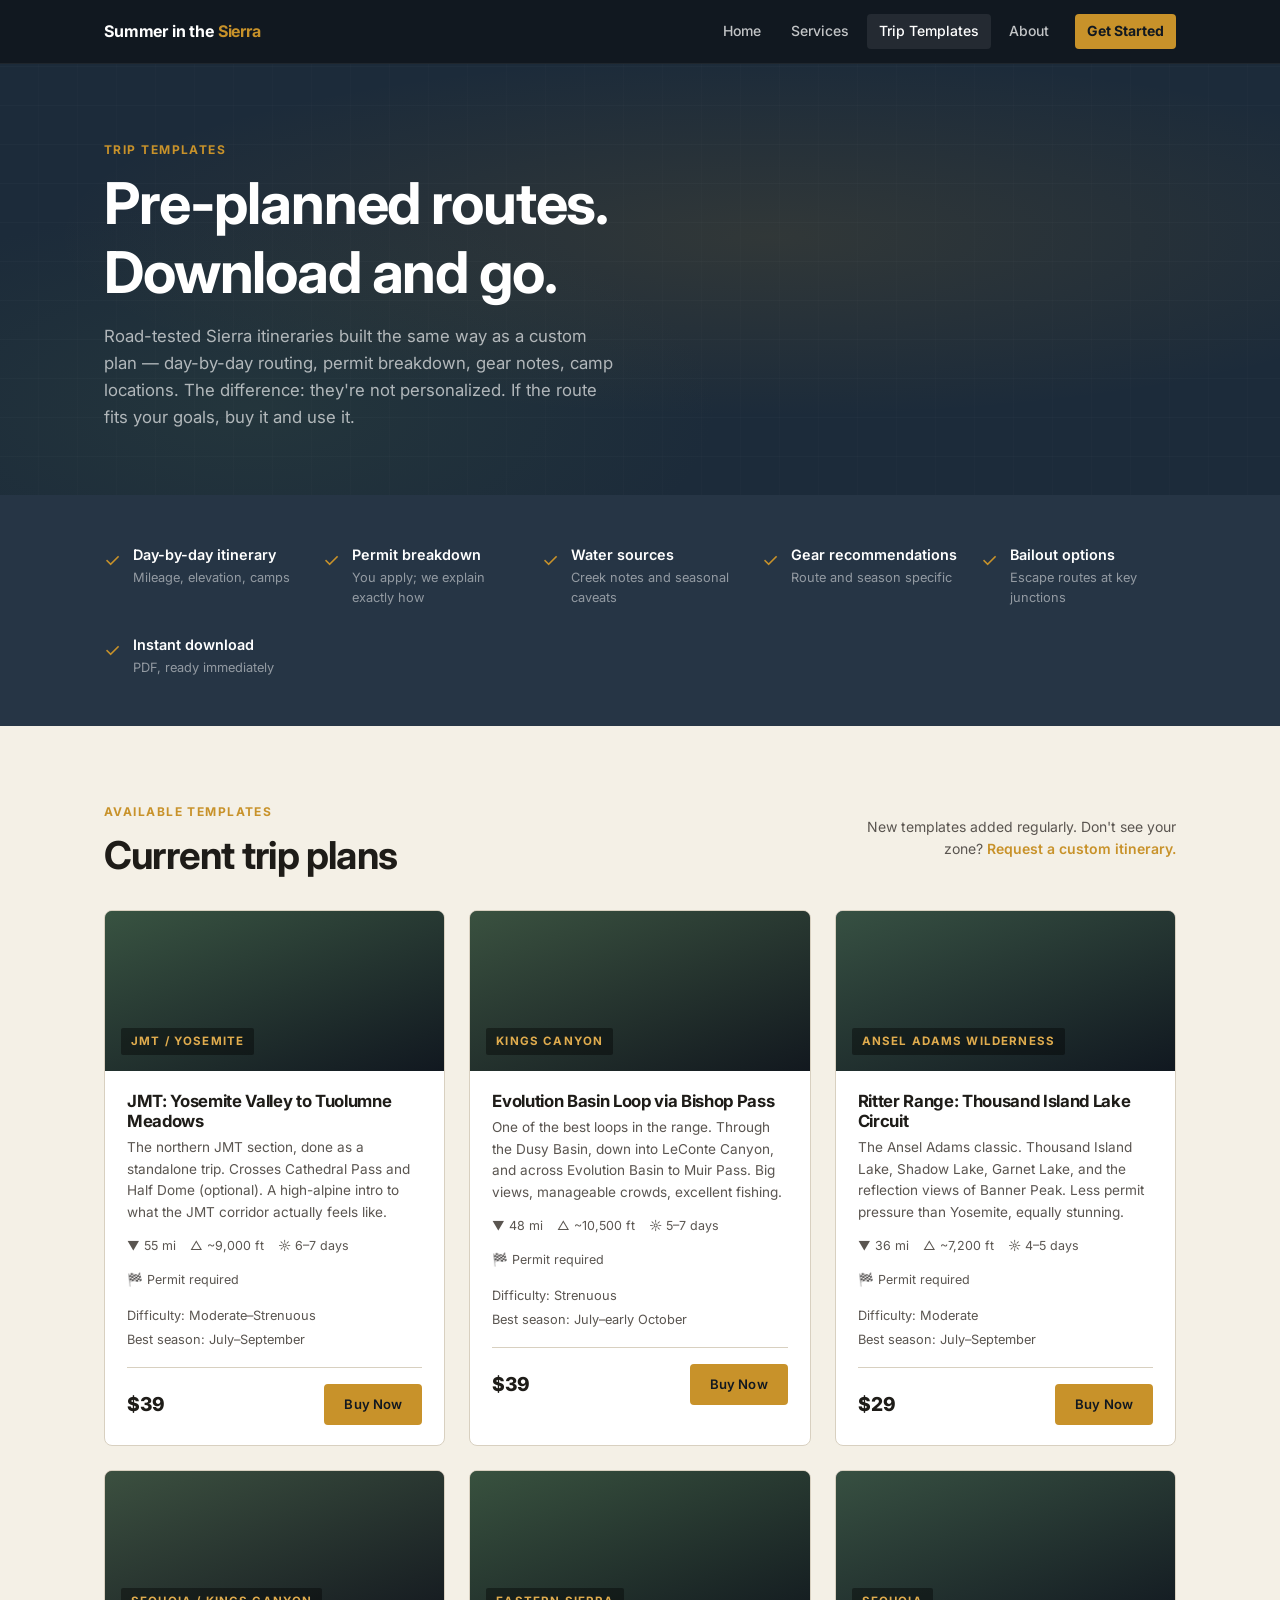
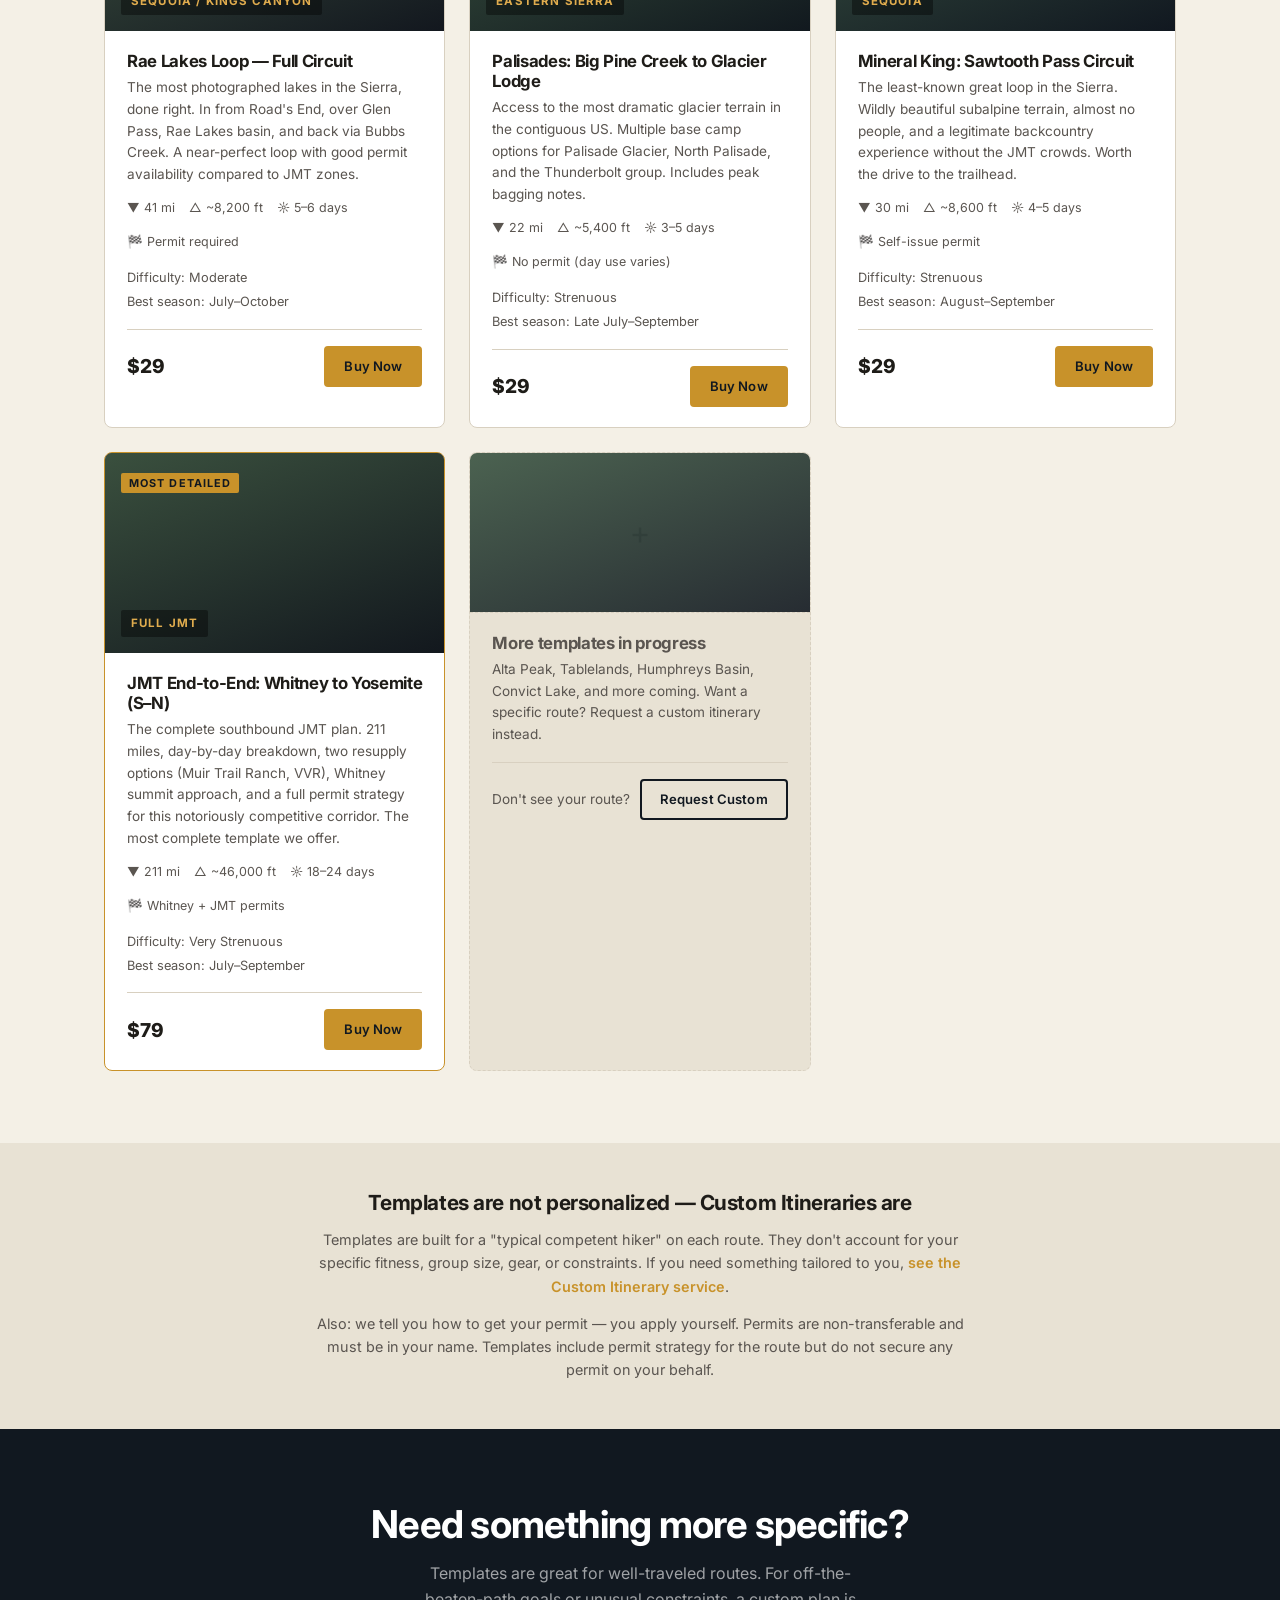
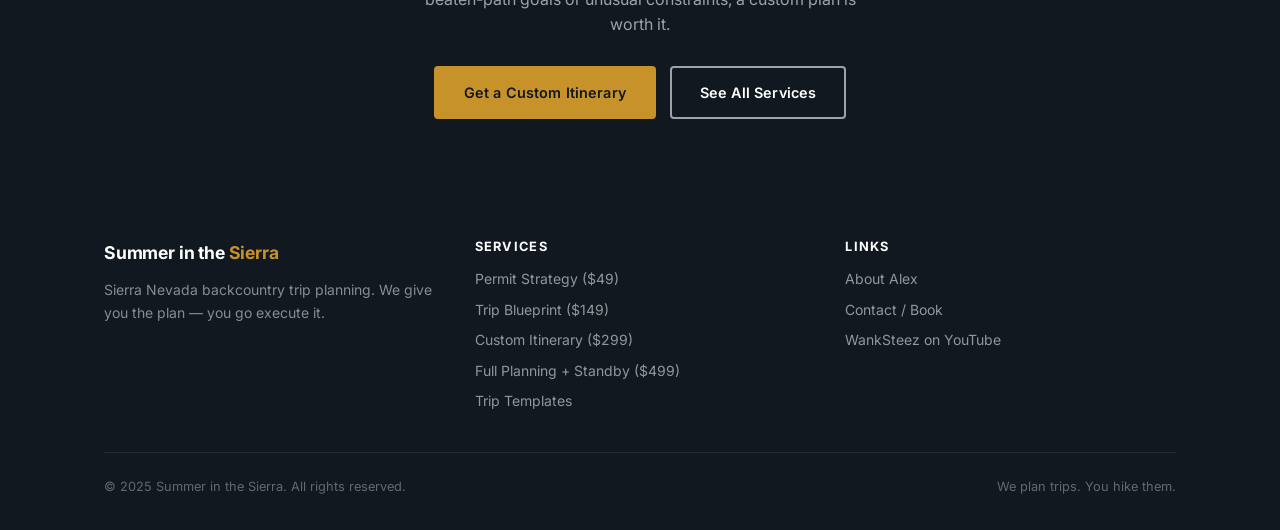
<file: templates.html>
<!DOCTYPE html>
<html lang="en">
<head>
  <meta charset="UTF-8" />
  <meta name="viewport" content="width=device-width, initial-scale=1.0" />
  <title>Trip Templates — Summer in the Sierra</title>
  <meta name="description" content="Pre-planned Sierra Nevada backcountry trip templates. Ready-to-use itineraries with permit info, day-by-day routing, gear notes, and camp locations." />
  <link rel="stylesheet" href="css/style.css" />
</head>
<body>

<!-- ===== NAV ===== -->
<nav class="site-nav">
  <div class="container nav-inner">
    <a href="index.html" class="nav-logo">Summer in the <span>Sierra</span></a>
    <div class="nav-links">
      <a href="index.html">Home</a>
      <a href="services.html">Services</a>
      <a href="templates.html">Trip Templates</a>
      <a href="about.html">About</a>
      <a href="contact.html" class="nav-cta">Get Started</a>
    </div>
    <button class="nav-hamburger" aria-label="Open menu">
      <span></span><span></span><span></span>
    </button>
  </div>
</nav>
<div class="nav-mobile">
  <a href="index.html">Home</a>
  <a href="services.html">Services</a>
  <a href="templates.html">Trip Templates</a>
  <a href="about.html">About</a>
  <a href="contact.html">Get Started</a>
</div>

<!-- ===== HERO ===== -->
<section class="hero" style="padding: 72px 0 64px;">
  <div class="container hero-content">
    <span class="section-label">Trip Templates</span>
    <h1 style="margin-bottom: 16px; max-width: 580px;">Pre-planned routes. Download and go.</h1>
    <p style="font-size: 1.05rem; color: rgba(255,255,255,0.65); max-width: 520px;">
      Road-tested Sierra itineraries built the same way as a custom plan — day-by-day routing, permit breakdown, gear notes, camp locations. The difference: they're not personalized. If the route fits your goals, buy it and use it.
    </p>
  </div>
</section>

<!-- ===== WHAT'S INCLUDED ===== -->
<section class="section-sm" style="background: var(--dark-3);">
  <div class="container">
    <div style="display: grid; grid-template-columns: repeat(auto-fit, minmax(180px, 1fr)); gap: 24px; color: var(--white);">
      <div style="display: flex; align-items: flex-start; gap: 12px;">
        <span style="color: var(--amber); font-size: 1.2rem; flex-shrink: 0; margin-top: 2px;">✓</span>
        <div>
          <div style="font-weight: 600; font-size: 0.9rem; margin-bottom: 2px;">Day-by-day itinerary</div>
          <div style="font-size: 0.8rem; color: rgba(255,255,255,0.5);">Mileage, elevation, camps</div>
        </div>
      </div>
      <div style="display: flex; align-items: flex-start; gap: 12px;">
        <span style="color: var(--amber); font-size: 1.2rem; flex-shrink: 0; margin-top: 2px;">✓</span>
        <div>
          <div style="font-weight: 600; font-size: 0.9rem; margin-bottom: 2px;">Permit breakdown</div>
          <div style="font-size: 0.8rem; color: rgba(255,255,255,0.5);">You apply; we explain exactly how</div>
        </div>
      </div>
      <div style="display: flex; align-items: flex-start; gap: 12px;">
        <span style="color: var(--amber); font-size: 1.2rem; flex-shrink: 0; margin-top: 2px;">✓</span>
        <div>
          <div style="font-weight: 600; font-size: 0.9rem; margin-bottom: 2px;">Water sources</div>
          <div style="font-size: 0.8rem; color: rgba(255,255,255,0.5);">Creek notes and seasonal caveats</div>
        </div>
      </div>
      <div style="display: flex; align-items: flex-start; gap: 12px;">
        <span style="color: var(--amber); font-size: 1.2rem; flex-shrink: 0; margin-top: 2px;">✓</span>
        <div>
          <div style="font-weight: 600; font-size: 0.9rem; margin-bottom: 2px;">Gear recommendations</div>
          <div style="font-size: 0.8rem; color: rgba(255,255,255,0.5);">Route and season specific</div>
        </div>
      </div>
      <div style="display: flex; align-items: flex-start; gap: 12px;">
        <span style="color: var(--amber); font-size: 1.2rem; flex-shrink: 0; margin-top: 2px;">✓</span>
        <div>
          <div style="font-weight: 600; font-size: 0.9rem; margin-bottom: 2px;">Bailout options</div>
          <div style="font-size: 0.8rem; color: rgba(255,255,255,0.5);">Escape routes at key junctions</div>
        </div>
      </div>
      <div style="display: flex; align-items: flex-start; gap: 12px;">
        <span style="color: var(--amber); font-size: 1.2rem; flex-shrink: 0; margin-top: 2px;">✓</span>
        <div>
          <div style="font-weight: 600; font-size: 0.9rem; margin-bottom: 2px;">Instant download</div>
          <div style="font-size: 0.8rem; color: rgba(255,255,255,0.5);">PDF, ready immediately</div>
        </div>
      </div>
    </div>
  </div>
</section>

<!-- ===== TEMPLATES GRID ===== -->
<section class="section">
  <div class="container">

    <div style="display: flex; justify-content: space-between; align-items: center; margin-bottom: 32px; flex-wrap: wrap; gap: 16px;">
      <div>
        <span class="section-label">Available Templates</span>
        <h2>Current trip plans</h2>
      </div>
      <p style="font-size: 0.875rem; color: var(--text-muted); max-width: 320px; text-align: right;">New templates added regularly. Don't see your zone? <a href="contact.html" style="color:var(--amber); font-weight:600;">Request a custom itinerary.</a></p>
    </div>

    <div class="template-grid">

      <!-- Template 1 -->
      <div class="template-card">
        <div class="template-thumb" style="background: linear-gradient(160deg, #2a4a3a 0%, #111820 100%);">
          <span class="region-tag">JMT / Yosemite</span>
        </div>
        <div class="template-body">
          <h3>JMT: Yosemite Valley to Tuolumne Meadows</h3>
          <p style="font-size: 0.85rem; color: var(--text-muted); margin-bottom: 0;">The northern JMT section, done as a standalone trip. Crosses Cathedral Pass and Half Dome (optional). A high-alpine intro to what the JMT corridor actually feels like.</p>
          <div class="template-meta">
            <span>&#9660; 55 mi</span>
            <span>&#9651; ~9,000 ft</span>
            <span>&#9788; 6–7 days</span>
            <span>&#127937; Permit required</span>
          </div>
          <div style="font-size: 0.8rem; color: var(--text-muted); margin-bottom: 4px;">Difficulty: Moderate–Strenuous</div>
          <div style="font-size: 0.8rem; color: var(--text-muted);">Best season: July–September</div>
          <div class="template-price-row">
            <span class="template-price">$39</span>
            <a href="contact.html?template=jmt-yosemite-tuolumne" class="btn btn-primary btn-sm">Buy Now</a>
          </div>
        </div>
      </div>

      <!-- Template 2 -->
      <div class="template-card">
        <div class="template-thumb" style="background: linear-gradient(160deg, #3a3a2a 0%, #1c1c14 100%);">
          <span class="region-tag">Kings Canyon</span>
        </div>
        <div class="template-body">
          <h3>Evolution Basin Loop via Bishop Pass</h3>
          <p style="font-size: 0.85rem; color: var(--text-muted); margin-bottom: 0;">One of the best loops in the range. Through the Dusy Basin, down into LeConte Canyon, and across Evolution Basin to Muir Pass. Big views, manageable crowds, excellent fishing.</p>
          <div class="template-meta">
            <span>&#9660; 48 mi</span>
            <span>&#9651; ~10,500 ft</span>
            <span>&#9788; 5–7 days</span>
            <span>&#127937; Permit required</span>
          </div>
          <div style="font-size: 0.8rem; color: var(--text-muted); margin-bottom: 4px;">Difficulty: Strenuous</div>
          <div style="font-size: 0.8rem; color: var(--text-muted);">Best season: July–early October</div>
          <div class="template-price-row">
            <span class="template-price">$39</span>
            <a href="contact.html?template=evolution-basin-loop" class="btn btn-primary btn-sm">Buy Now</a>
          </div>
        </div>
      </div>

      <!-- Template 3 -->
      <div class="template-card">
        <div class="template-thumb" style="background: linear-gradient(160deg, #1a3045 0%, #0f1923 100%);">
          <span class="region-tag">Ansel Adams Wilderness</span>
        </div>
        <div class="template-body">
          <h3>Ritter Range: Thousand Island Lake Circuit</h3>
          <p style="font-size: 0.85rem; color: var(--text-muted); margin-bottom: 0;">The Ansel Adams classic. Thousand Island Lake, Shadow Lake, Garnet Lake, and the reflection views of Banner Peak. Less permit pressure than Yosemite, equally stunning.</p>
          <div class="template-meta">
            <span>&#9660; 36 mi</span>
            <span>&#9651; ~7,200 ft</span>
            <span>&#9788; 4–5 days</span>
            <span>&#127937; Permit required</span>
          </div>
          <div style="font-size: 0.8rem; color: var(--text-muted); margin-bottom: 4px;">Difficulty: Moderate</div>
          <div style="font-size: 0.8rem; color: var(--text-muted);">Best season: July–September</div>
          <div class="template-price-row">
            <span class="template-price">$29</span>
            <a href="contact.html?template=ritter-range-circuit" class="btn btn-primary btn-sm">Buy Now</a>
          </div>
        </div>
      </div>

      <!-- Template 4 -->
      <div class="template-card">
        <div class="template-thumb" style="background: linear-gradient(160deg, #4a2a2a 0%, #201010 100%);">
          <span class="region-tag">Sequoia / Kings Canyon</span>
        </div>
        <div class="template-body">
          <h3>Rae Lakes Loop — Full Circuit</h3>
          <p style="font-size: 0.85rem; color: var(--text-muted); margin-bottom: 0;">The most photographed lakes in the Sierra, done right. In from Road's End, over Glen Pass, Rae Lakes basin, and back via Bubbs Creek. A near-perfect loop with good permit availability compared to JMT zones.</p>
          <div class="template-meta">
            <span>&#9660; 41 mi</span>
            <span>&#9651; ~8,200 ft</span>
            <span>&#9788; 5–6 days</span>
            <span>&#127937; Permit required</span>
          </div>
          <div style="font-size: 0.8rem; color: var(--text-muted); margin-bottom: 4px;">Difficulty: Moderate</div>
          <div style="font-size: 0.8rem; color: var(--text-muted);">Best season: July–October</div>
          <div class="template-price-row">
            <span class="template-price">$29</span>
            <a href="contact.html?template=rae-lakes-loop" class="btn btn-primary btn-sm">Buy Now</a>
          </div>
        </div>
      </div>

      <!-- Template 5 -->
      <div class="template-card">
        <div class="template-thumb" style="background: linear-gradient(160deg, #2a3a20 0%, #141e10 100%);">
          <span class="region-tag">Eastern Sierra</span>
        </div>
        <div class="template-body">
          <h3>Palisades: Big Pine Creek to Glacier Lodge</h3>
          <p style="font-size: 0.85rem; color: var(--text-muted); margin-bottom: 0;">Access to the most dramatic glacier terrain in the contiguous US. Multiple base camp options for Palisade Glacier, North Palisade, and the Thunderbolt group. Includes peak bagging notes.</p>
          <div class="template-meta">
            <span>&#9660; 22 mi</span>
            <span>&#9651; ~5,400 ft</span>
            <span>&#9788; 3–5 days</span>
            <span>&#127937; No permit (day use varies)</span>
          </div>
          <div style="font-size: 0.8rem; color: var(--text-muted); margin-bottom: 4px;">Difficulty: Strenuous</div>
          <div style="font-size: 0.8rem; color: var(--text-muted);">Best season: Late July–September</div>
          <div class="template-price-row">
            <span class="template-price">$29</span>
            <a href="contact.html?template=palisades-big-pine" class="btn btn-primary btn-sm">Buy Now</a>
          </div>
        </div>
      </div>

      <!-- Template 6 -->
      <div class="template-card">
        <div class="template-thumb" style="background: linear-gradient(160deg, #1e2a3a 0%, #101520 100%);">
          <span class="region-tag">Sequoia</span>
        </div>
        <div class="template-body">
          <h3>Mineral King: Sawtooth Pass Circuit</h3>
          <p style="font-size: 0.85rem; color: var(--text-muted); margin-bottom: 0;">The least-known great loop in the Sierra. Wildly beautiful subalpine terrain, almost no people, and a legitimate backcountry experience without the JMT crowds. Worth the drive to the trailhead.</p>
          <div class="template-meta">
            <span>&#9660; 30 mi</span>
            <span>&#9651; ~8,600 ft</span>
            <span>&#9788; 4–5 days</span>
            <span>&#127937; Self-issue permit</span>
          </div>
          <div style="font-size: 0.8rem; color: var(--text-muted); margin-bottom: 4px;">Difficulty: Strenuous</div>
          <div style="font-size: 0.8rem; color: var(--text-muted);">Best season: August–September</div>
          <div class="template-price-row">
            <span class="template-price">$29</span>
            <a href="contact.html?template=mineral-king-sawtooth" class="btn btn-primary btn-sm">Buy Now</a>
          </div>
        </div>
      </div>

      <!-- Template 7 - Featured/Long -->
      <div class="template-card" style="border-color: var(--amber);">
        <div class="template-thumb" style="background: linear-gradient(160deg, #3a2a1a 0%, #1e1408 100%); height: 200px;">
          <div style="position: absolute; top: 16px; left: 16px; z-index: 1;">
            <span style="font-size: 0.68rem; font-weight: 700; letter-spacing: 0.1em; text-transform: uppercase; background: var(--amber); color: var(--dark); padding: 3px 8px; border-radius: 2px;">Most Detailed</span>
          </div>
          <span class="region-tag">Full JMT</span>
        </div>
        <div class="template-body">
          <h3>JMT End-to-End: Whitney to Yosemite (S–N)</h3>
          <p style="font-size: 0.85rem; color: var(--text-muted); margin-bottom: 0;">The complete southbound JMT plan. 211 miles, day-by-day breakdown, two resupply options (Muir Trail Ranch, VVR), Whitney summit approach, and a full permit strategy for this notoriously competitive corridor. The most complete template we offer.</p>
          <div class="template-meta">
            <span>&#9660; 211 mi</span>
            <span>&#9651; ~46,000 ft</span>
            <span>&#9788; 18–24 days</span>
            <span>&#127937; Whitney + JMT permits</span>
          </div>
          <div style="font-size: 0.8rem; color: var(--text-muted); margin-bottom: 4px;">Difficulty: Very Strenuous</div>
          <div style="font-size: 0.8rem; color: var(--text-muted);">Best season: July–September</div>
          <div class="template-price-row">
            <span class="template-price">$79</span>
            <a href="contact.html?template=jmt-full-sn" class="btn btn-primary btn-sm">Buy Now</a>
          </div>
        </div>
      </div>

      <!-- More coming card -->
      <div class="template-card" style="background: var(--cream-dark); border-style: dashed;">
        <div class="template-thumb" style="background: var(--cream-dark); display: flex; align-items: center; justify-content: center; border-bottom: 1px dashed var(--border);">
          <span style="font-size: 2rem; color: var(--granite-light);">+</span>
        </div>
        <div class="template-body">
          <h3 style="color: var(--text-muted);">More templates in progress</h3>
          <p style="font-size: 0.85rem; color: var(--text-muted); margin-bottom: 0;">Alta Peak, Tablelands, Humphreys Basin, Convict Lake, and more coming. Want a specific route? Request a custom itinerary instead.</p>
          <div class="template-price-row">
            <span style="font-size: 0.85rem; color: var(--text-muted);">Don't see your route?</span>
            <a href="contact.html" class="btn btn-outline-dark btn-sm">Request Custom</a>
          </div>
        </div>
      </div>

    </div>
  </div>
</section>

<!-- ===== DISCLAIMER ===== -->
<section class="section-sm section-tinted">
  <div class="container" style="max-width: 720px; text-align: center;">
    <h3 style="margin-bottom: 12px;">Templates are not personalized — Custom Itineraries are</h3>
    <p style="color: var(--text-muted); font-size: 0.9rem;">Templates are built for a "typical competent hiker" on each route. They don't account for your specific fitness, group size, gear, or constraints. If you need something tailored to you, <a href="services.html" style="color: var(--amber); font-weight: 600;">see the Custom Itinerary service</a>.</p>
    <p style="color: var(--text-muted); font-size: 0.9rem; margin-top: 8px;">Also: we tell you how to get your permit — you apply yourself. Permits are non-transferable and must be in your name. Templates include permit strategy for the route but do not secure any permit on your behalf.</p>
  </div>
</section>

<!-- ===== CTA ===== -->
<section class="section" style="background: var(--dark); color: var(--white);">
  <div class="container text-center">
    <h2 style="margin-bottom: 14px;">Need something more specific?</h2>
    <p style="color: rgba(255,255,255,0.6); max-width: 440px; margin: 0 auto 28px;">Templates are great for well-traveled routes. For off-the-beaten-path goals or unusual constraints, a custom plan is worth it.</p>
    <div style="display: flex; gap: 14px; justify-content: center; flex-wrap: wrap;">
      <a href="contact.html" class="btn btn-primary">Get a Custom Itinerary</a>
      <a href="services.html" class="btn btn-outline">See All Services</a>
    </div>
  </div>
</section>

<!-- ===== FOOTER ===== -->
<footer class="site-footer">
  <div class="container">
    <div class="footer-inner">
      <div class="footer-brand">
        <div class="nav-logo">Summer in the <span>Sierra</span></div>
        <p>Sierra Nevada backcountry trip planning. We give you the plan — you go execute it.</p>
      </div>
      <div class="footer-col">
        <h4>Services</h4>
        <ul>
          <li><a href="services.html">Permit Strategy ($49)</a></li>
          <li><a href="services.html">Trip Blueprint ($149)</a></li>
          <li><a href="services.html">Custom Itinerary ($299)</a></li>
          <li><a href="services.html">Full Planning + Standby ($499)</a></li>
          <li><a href="templates.html">Trip Templates</a></li>
        </ul>
      </div>
      <div class="footer-col">
        <h4>Links</h4>
        <ul>
          <li><a href="about.html">About Alex</a></li>
          <li><a href="contact.html">Contact / Book</a></li>
          <li><a href="https://www.youtube.com/@WankSteez" target="_blank" rel="noopener">WankSteez on YouTube</a></li>
        </ul>
      </div>
    </div>
    <div class="footer-bottom">
      <span>&copy; 2025 Summer in the Sierra. All rights reserved.</span>
      <span>We plan trips. You hike them.</span>
    </div>
  </div>
</footer>

<script src="js/main.js"></script>
</body>
</html>
</file>
<file: css/style.css>
/* ============================================================
   Summer in the Sierra — Main Stylesheet
   Palette: deep navy, warm amber, granite gray, cream
   ============================================================ */

@import url('https://fonts.googleapis.com/css2?family=Inter:wght@400;500;600;700;800&display=swap');

/* --- Variables --- */
:root {
  --dark:          #111820;
  --dark-2:        #1c2b3a;
  --dark-3:        #263545;
  --amber:         #c8922a;
  --amber-light:   #e0ac4e;
  --amber-muted:   #8a6420;
  --granite:       #68605a;
  --granite-light: #9e9590;
  --cream:         #f4f0e6;
  --cream-dark:    #e8e2d4;
  --forest:        #3a5442;
  --forest-light:  #4e6e5a;
  --text:          #1e1c18;
  --text-muted:    #5a5550;
  --white:         #ffffff;
  --border:        #d8d0c0;

  --radius:        4px;
  --radius-md:     8px;
  --max-w:         1120px;
  --nav-h:         64px;
}

/* --- Reset --- */
*, *::before, *::after { box-sizing: border-box; margin: 0; padding: 0; }
html { scroll-behavior: smooth; }
body {
  font-family: 'Inter', system-ui, -apple-system, sans-serif;
  font-size: 16px;
  line-height: 1.6;
  color: var(--text);
  background: var(--cream);
}
img { display: block; max-width: 100%; }
a { color: inherit; text-decoration: none; }
ul { list-style: none; }

/* --- Utility --- */
.container {
  max-width: var(--max-w);
  margin: 0 auto;
  padding: 0 24px;
}
.text-amber   { color: var(--amber); }
.text-muted   { color: var(--text-muted); }
.text-center  { text-align: center; }
.mt-sm  { margin-top: 12px; }
.mt-md  { margin-top: 24px; }
.mt-lg  { margin-top: 48px; }

/* --- Typography --- */
h1, h2, h3, h4, h5 {
  line-height: 1.2;
  font-weight: 700;
  letter-spacing: -0.02em;
}
h1 { font-size: clamp(2.2rem, 5vw, 3.6rem); }
h2 { font-size: clamp(1.6rem, 3vw, 2.4rem); }
h3 { font-size: 1.3rem; }
h4 { font-size: 1.1rem; font-weight: 600; }
p  { margin-bottom: 1em; }
p:last-child { margin-bottom: 0; }

.section-label {
  display: inline-block;
  font-size: 0.75rem;
  font-weight: 700;
  letter-spacing: 0.12em;
  text-transform: uppercase;
  color: var(--amber);
  margin-bottom: 10px;
}

/* --- Buttons --- */
.btn {
  display: inline-block;
  padding: 13px 28px;
  border-radius: var(--radius);
  font-size: 0.9rem;
  font-weight: 600;
  letter-spacing: 0.01em;
  cursor: pointer;
  border: 2px solid transparent;
  transition: background 0.2s, color 0.2s, border-color 0.2s, transform 0.1s;
  white-space: nowrap;
}
.btn:hover   { transform: translateY(-1px); }
.btn:active  { transform: translateY(0); }

.btn-primary {
  background: var(--amber);
  color: var(--dark);
  border-color: var(--amber);
}
.btn-primary:hover {
  background: var(--amber-light);
  border-color: var(--amber-light);
}

.btn-outline {
  background: transparent;
  color: var(--white);
  border-color: rgba(255,255,255,0.6);
}
.btn-outline:hover {
  background: rgba(255,255,255,0.1);
  border-color: var(--white);
}

.btn-outline-dark {
  background: transparent;
  color: var(--dark);
  border-color: var(--dark);
}
.btn-outline-dark:hover {
  background: var(--dark);
  color: var(--white);
}

.btn-sm {
  padding: 8px 18px;
  font-size: 0.82rem;
}

/* --- Navigation --- */
.site-nav {
  position: sticky;
  top: 0;
  z-index: 100;
  height: var(--nav-h);
  background: var(--dark);
  border-bottom: 1px solid rgba(255,255,255,0.06);
  display: flex;
  align-items: center;
}
.nav-inner {
  display: flex;
  align-items: center;
  justify-content: space-between;
  width: 100%;
}
.nav-logo {
  font-size: 1rem;
  font-weight: 700;
  color: var(--white);
  letter-spacing: -0.01em;
}
.nav-logo span { color: var(--amber); }

.nav-links {
  display: flex;
  align-items: center;
  gap: 6px;
}
.nav-links a {
  color: rgba(255,255,255,0.75);
  font-size: 0.875rem;
  font-weight: 500;
  padding: 6px 12px;
  border-radius: var(--radius);
  transition: color 0.15s, background 0.15s;
}
.nav-links a:hover,
.nav-links a.active {
  color: var(--white);
  background: rgba(255,255,255,0.08);
}
.nav-links .nav-cta {
  background: var(--amber);
  color: var(--dark);
  font-weight: 700;
  margin-left: 8px;
}
.nav-links .nav-cta:hover {
  background: var(--amber-light);
}

.nav-hamburger {
  display: none;
  flex-direction: column;
  gap: 5px;
  background: none;
  border: none;
  cursor: pointer;
  padding: 4px;
}
.nav-hamburger span {
  display: block;
  width: 22px;
  height: 2px;
  background: var(--white);
  border-radius: 2px;
  transition: transform 0.2s, opacity 0.2s;
}

.nav-mobile {
  display: none;
  position: fixed;
  top: var(--nav-h);
  left: 0; right: 0;
  background: var(--dark);
  padding: 16px 24px 24px;
  flex-direction: column;
  gap: 4px;
  border-bottom: 1px solid rgba(255,255,255,0.08);
  z-index: 99;
}
.nav-mobile.open { display: flex; }
.nav-mobile a {
  color: rgba(255,255,255,0.8);
  font-size: 1rem;
  font-weight: 500;
  padding: 10px 0;
  border-bottom: 1px solid rgba(255,255,255,0.06);
}
.nav-mobile a:last-child { border-bottom: none; }
.nav-mobile a:hover { color: var(--amber); }

/* --- Footer --- */
.site-footer {
  background: var(--dark);
  color: rgba(255,255,255,0.6);
  padding: 48px 0 32px;
  font-size: 0.875rem;
}
.footer-inner {
  display: grid;
  grid-template-columns: 1fr 1fr 1fr;
  gap: 40px;
  margin-bottom: 40px;
}
.footer-brand .nav-logo { font-size: 1.1rem; margin-bottom: 12px; }
.footer-brand p { font-size: 0.875rem; line-height: 1.6; color: rgba(255,255,255,0.5); }

.footer-col h4 {
  color: var(--white);
  font-size: 0.8rem;
  font-weight: 700;
  letter-spacing: 0.1em;
  text-transform: uppercase;
  margin-bottom: 14px;
}
.footer-col ul { display: flex; flex-direction: column; gap: 8px; }
.footer-col ul a { color: rgba(255,255,255,0.55); transition: color 0.15s; }
.footer-col ul a:hover { color: var(--amber); }

.footer-bottom {
  border-top: 1px solid rgba(255,255,255,0.08);
  padding-top: 24px;
  display: flex;
  justify-content: space-between;
  align-items: center;
  font-size: 0.8rem;
  color: rgba(255,255,255,0.35);
}

/* --- Hero (shared) --- */
.hero {
  background: var(--dark-2);
  color: var(--white);
  position: relative;
  overflow: hidden;
}
.hero::before {
  content: '';
  position: absolute;
  inset: 0;
  background:
    radial-gradient(ellipse 80% 60% at 60% 40%, rgba(200,146,42,0.12) 0%, transparent 70%),
    radial-gradient(ellipse 60% 80% at 20% 80%, rgba(58,84,66,0.25) 0%, transparent 60%);
  pointer-events: none;
}
/* topo line pattern */
.hero::after {
  content: '';
  position: absolute;
  inset: 0;
  background-image:
    repeating-linear-gradient(
      0deg,
      transparent,
      transparent 38px,
      rgba(255,255,255,0.018) 38px,
      rgba(255,255,255,0.018) 39px
    ),
    repeating-linear-gradient(
      90deg,
      transparent,
      transparent 38px,
      rgba(255,255,255,0.012) 38px,
      rgba(255,255,255,0.012) 39px
    );
  pointer-events: none;
}
.hero-content { position: relative; z-index: 1; }

/* --- Divider --- */
.divider {
  border: none;
  border-top: 1px solid var(--border);
  margin: 0;
}

/* --- Callout box --- */
.callout {
  border-left: 3px solid var(--amber);
  background: rgba(200,146,42,0.06);
  border-radius: 0 var(--radius-md) var(--radius-md) 0;
  padding: 18px 22px;
}
.callout.callout-dark {
  background: rgba(0,0,0,0.25);
  border-color: var(--amber);
}
.callout p { font-size: 0.95rem; }

/* --- Not-guides notice --- */
.not-guide-notice {
  display: flex;
  align-items: flex-start;
  gap: 14px;
  background: var(--dark-3);
  border: 1px solid rgba(200,146,42,0.3);
  border-radius: var(--radius-md);
  padding: 20px 24px;
  color: var(--white);
}
.not-guide-notice .icon {
  flex-shrink: 0;
  width: 36px;
  height: 36px;
  border-radius: 50%;
  background: rgba(200,146,42,0.15);
  border: 1px solid rgba(200,146,42,0.4);
  display: flex;
  align-items: center;
  justify-content: center;
  font-size: 1rem;
}
.not-guide-notice .body strong {
  display: block;
  color: var(--amber);
  font-size: 0.8rem;
  letter-spacing: 0.08em;
  text-transform: uppercase;
  margin-bottom: 4px;
}
.not-guide-notice .body p {
  font-size: 0.9rem;
  color: rgba(255,255,255,0.75);
  margin: 0;
}

/* --- Service cards --- */
.services-grid {
  display: grid;
  grid-template-columns: repeat(auto-fit, minmax(260px, 1fr));
  gap: 20px;
}
.service-card {
  background: var(--white);
  border: 1px solid var(--border);
  border-radius: var(--radius-md);
  padding: 28px 26px;
  display: flex;
  flex-direction: column;
  transition: box-shadow 0.2s, border-color 0.2s;
}
.service-card:hover {
  border-color: var(--amber);
  box-shadow: 0 4px 24px rgba(0,0,0,0.08);
}
.service-card.featured {
  border-color: var(--amber);
  box-shadow: 0 0 0 1px var(--amber);
}
.service-card .badge {
  display: inline-block;
  font-size: 0.68rem;
  font-weight: 700;
  letter-spacing: 0.1em;
  text-transform: uppercase;
  background: var(--amber);
  color: var(--dark);
  padding: 3px 8px;
  border-radius: 2px;
  margin-bottom: 14px;
  align-self: flex-start;
}
.service-card .badge.badge-forest {
  background: var(--forest);
  color: var(--white);
}
.service-card h3 {
  font-size: 1.15rem;
  margin-bottom: 6px;
}
.service-card .price {
  font-size: 1.5rem;
  font-weight: 800;
  color: var(--dark);
  margin-bottom: 14px;
}
.service-card .price span {
  font-size: 0.875rem;
  font-weight: 400;
  color: var(--text-muted);
}
.service-card .desc {
  font-size: 0.875rem;
  color: var(--text-muted);
  flex: 1;
  margin-bottom: 20px;
}
.service-card ul.includes {
  display: flex;
  flex-direction: column;
  gap: 7px;
  margin-bottom: 22px;
  font-size: 0.85rem;
}
.service-card ul.includes li {
  display: flex;
  align-items: flex-start;
  gap: 8px;
  color: var(--text-muted);
}
.service-card ul.includes li::before {
  content: '✓';
  color: var(--amber);
  font-weight: 700;
  flex-shrink: 0;
  margin-top: 1px;
}

/* --- Trip template cards --- */
.template-grid {
  display: grid;
  grid-template-columns: repeat(auto-fill, minmax(300px, 1fr));
  gap: 24px;
}
.template-card {
  background: var(--white);
  border: 1px solid var(--border);
  border-radius: var(--radius-md);
  overflow: hidden;
  transition: box-shadow 0.2s, transform 0.2s;
}
.template-card:hover {
  box-shadow: 0 8px 32px rgba(0,0,0,0.1);
  transform: translateY(-2px);
}
.template-thumb {
  height: 160px;
  background: var(--dark-2);
  position: relative;
  display: flex;
  align-items: flex-end;
  padding: 16px;
}
.template-thumb::before {
  content: '';
  position: absolute;
  inset: 0;
  background: linear-gradient(160deg, var(--forest) 0%, var(--dark) 100%);
  opacity: 0.9;
}
.template-thumb .region-tag {
  position: relative;
  z-index: 1;
  font-size: 0.72rem;
  font-weight: 700;
  letter-spacing: 0.1em;
  text-transform: uppercase;
  color: var(--amber-light);
  background: rgba(0,0,0,0.4);
  padding: 4px 10px;
  border-radius: 2px;
}
.template-body {
  padding: 20px 22px;
}
.template-body h3 {
  font-size: 1.05rem;
  margin-bottom: 6px;
}
.template-meta {
  display: flex;
  flex-wrap: wrap;
  gap: 14px;
  margin: 12px 0 16px;
}
.template-meta span {
  font-size: 0.78rem;
  color: var(--text-muted);
  display: flex;
  align-items: center;
  gap: 4px;
}
.template-price-row {
  display: flex;
  align-items: center;
  justify-content: space-between;
  margin-top: 16px;
  padding-top: 16px;
  border-top: 1px solid var(--border);
}
.template-price {
  font-size: 1.2rem;
  font-weight: 800;
}

/* --- Stats bar --- */
.stats-bar {
  background: var(--dark);
  color: var(--white);
  padding: 36px 0;
}
.stats-inner {
  display: grid;
  grid-template-columns: repeat(4, 1fr);
  gap: 24px;
  text-align: center;
}
.stat-item .num {
  font-size: 2rem;
  font-weight: 800;
  color: var(--amber);
  line-height: 1;
  margin-bottom: 4px;
}
.stat-item .label {
  font-size: 0.8rem;
  color: rgba(255,255,255,0.55);
  letter-spacing: 0.05em;
}

/* --- Credibility strip --- */
.cred-strip {
  background: var(--dark-3);
  color: var(--white);
  padding: 48px 0;
}
.cred-inner {
  display: grid;
  grid-template-columns: 1fr 1fr;
  gap: 48px;
  align-items: center;
}
.cred-text .section-label { color: var(--amber-light); }
.cred-text h2 { margin-bottom: 16px; }
.cred-text p  { color: rgba(255,255,255,0.7); font-size: 0.95rem; }
.yt-card {
  background: rgba(255,255,255,0.05);
  border: 1px solid rgba(255,255,255,0.1);
  border-radius: var(--radius-md);
  padding: 24px;
}
.yt-card .yt-label {
  font-size: 0.72rem;
  font-weight: 700;
  letter-spacing: 0.12em;
  text-transform: uppercase;
  color: #ff4444;
  margin-bottom: 8px;
  display: flex;
  align-items: center;
  gap: 6px;
}
.yt-card h3 { font-size: 1.1rem; margin-bottom: 8px; }
.yt-card p  { font-size: 0.875rem; color: rgba(255,255,255,0.6); margin-bottom: 16px; }
.yt-card a.yt-link {
  display: inline-flex;
  align-items: center;
  gap: 6px;
  font-size: 0.85rem;
  font-weight: 600;
  color: var(--amber);
  transition: color 0.15s;
}
.yt-card a.yt-link:hover { color: var(--amber-light); }

/* --- About page --- */
.about-hero-content {
  padding: 80px 0;
  max-width: 660px;
}
.about-split {
  display: grid;
  grid-template-columns: 1fr 1fr;
  gap: 60px;
  align-items: start;
}
.about-avatar {
  width: 120px;
  height: 120px;
  border-radius: 50%;
  background: var(--dark-3);
  border: 3px solid var(--amber);
  display: flex;
  align-items: center;
  justify-content: center;
  font-size: 2.5rem;
  margin-bottom: 20px;
}

/* --- Contact form --- */
.contact-form {
  background: var(--white);
  border: 1px solid var(--border);
  border-radius: var(--radius-md);
  padding: 40px;
}
.form-row {
  display: grid;
  grid-template-columns: 1fr 1fr;
  gap: 20px;
}
.form-group {
  display: flex;
  flex-direction: column;
  gap: 6px;
  margin-bottom: 20px;
}
.form-group label {
  font-size: 0.85rem;
  font-weight: 600;
  color: var(--text);
}
.form-group input,
.form-group select,
.form-group textarea {
  padding: 11px 14px;
  border: 1px solid var(--border);
  border-radius: var(--radius);
  font-family: inherit;
  font-size: 0.9rem;
  color: var(--text);
  background: var(--cream);
  transition: border-color 0.15s, box-shadow 0.15s;
  outline: none;
}
.form-group input:focus,
.form-group select:focus,
.form-group textarea:focus {
  border-color: var(--amber);
  box-shadow: 0 0 0 3px rgba(200,146,42,0.12);
  background: var(--white);
}
.form-group textarea { resize: vertical; min-height: 120px; }

/* --- Section spacing --- */
.section { padding: 72px 0; }
.section-sm { padding: 48px 0; }
.section-dark {
  background: var(--dark);
  color: var(--white);
}
.section-tinted { background: var(--cream-dark); }

/* --- FAQ accordion --- */
.faq-list { display: flex; flex-direction: column; gap: 1px; }
.faq-item {
  background: var(--white);
  border: 1px solid var(--border);
  border-radius: var(--radius-md);
  overflow: hidden;
  margin-bottom: 8px;
}
.faq-question {
  width: 100%;
  text-align: left;
  background: none;
  border: none;
  padding: 18px 22px;
  font-family: inherit;
  font-size: 0.95rem;
  font-weight: 600;
  color: var(--text);
  cursor: pointer;
  display: flex;
  justify-content: space-between;
  align-items: center;
  gap: 16px;
}
.faq-question:hover { background: var(--cream); }
.faq-question .chevron {
  flex-shrink: 0;
  font-size: 1.2rem;
  color: var(--amber);
  transition: transform 0.2s;
}
.faq-question[aria-expanded="true"] .chevron { transform: rotate(180deg); }
.faq-answer {
  display: none;
  padding: 0 22px 18px;
  font-size: 0.9rem;
  color: var(--text-muted);
  line-height: 1.7;
}
.faq-answer.open { display: block; }

/* --- Responsive --- */
@media (max-width: 900px) {
  .footer-inner { grid-template-columns: 1fr 1fr; }
  .stats-inner  { grid-template-columns: repeat(2, 1fr); }
  .cred-inner   { grid-template-columns: 1fr; gap: 32px; }
  .about-split  { grid-template-columns: 1fr; gap: 40px; }
}

@media (max-width: 680px) {
  .nav-links { display: none; }
  .nav-hamburger { display: flex; }
  .footer-inner { grid-template-columns: 1fr; gap: 28px; }
  .footer-bottom { flex-direction: column; gap: 8px; text-align: center; }
  .stats-inner  { grid-template-columns: repeat(2, 1fr); }
  .form-row     { grid-template-columns: 1fr; }
  .contact-form { padding: 24px; }
  .section      { padding: 48px 0; }
  h1 { font-size: 2rem; }
}
</file>
